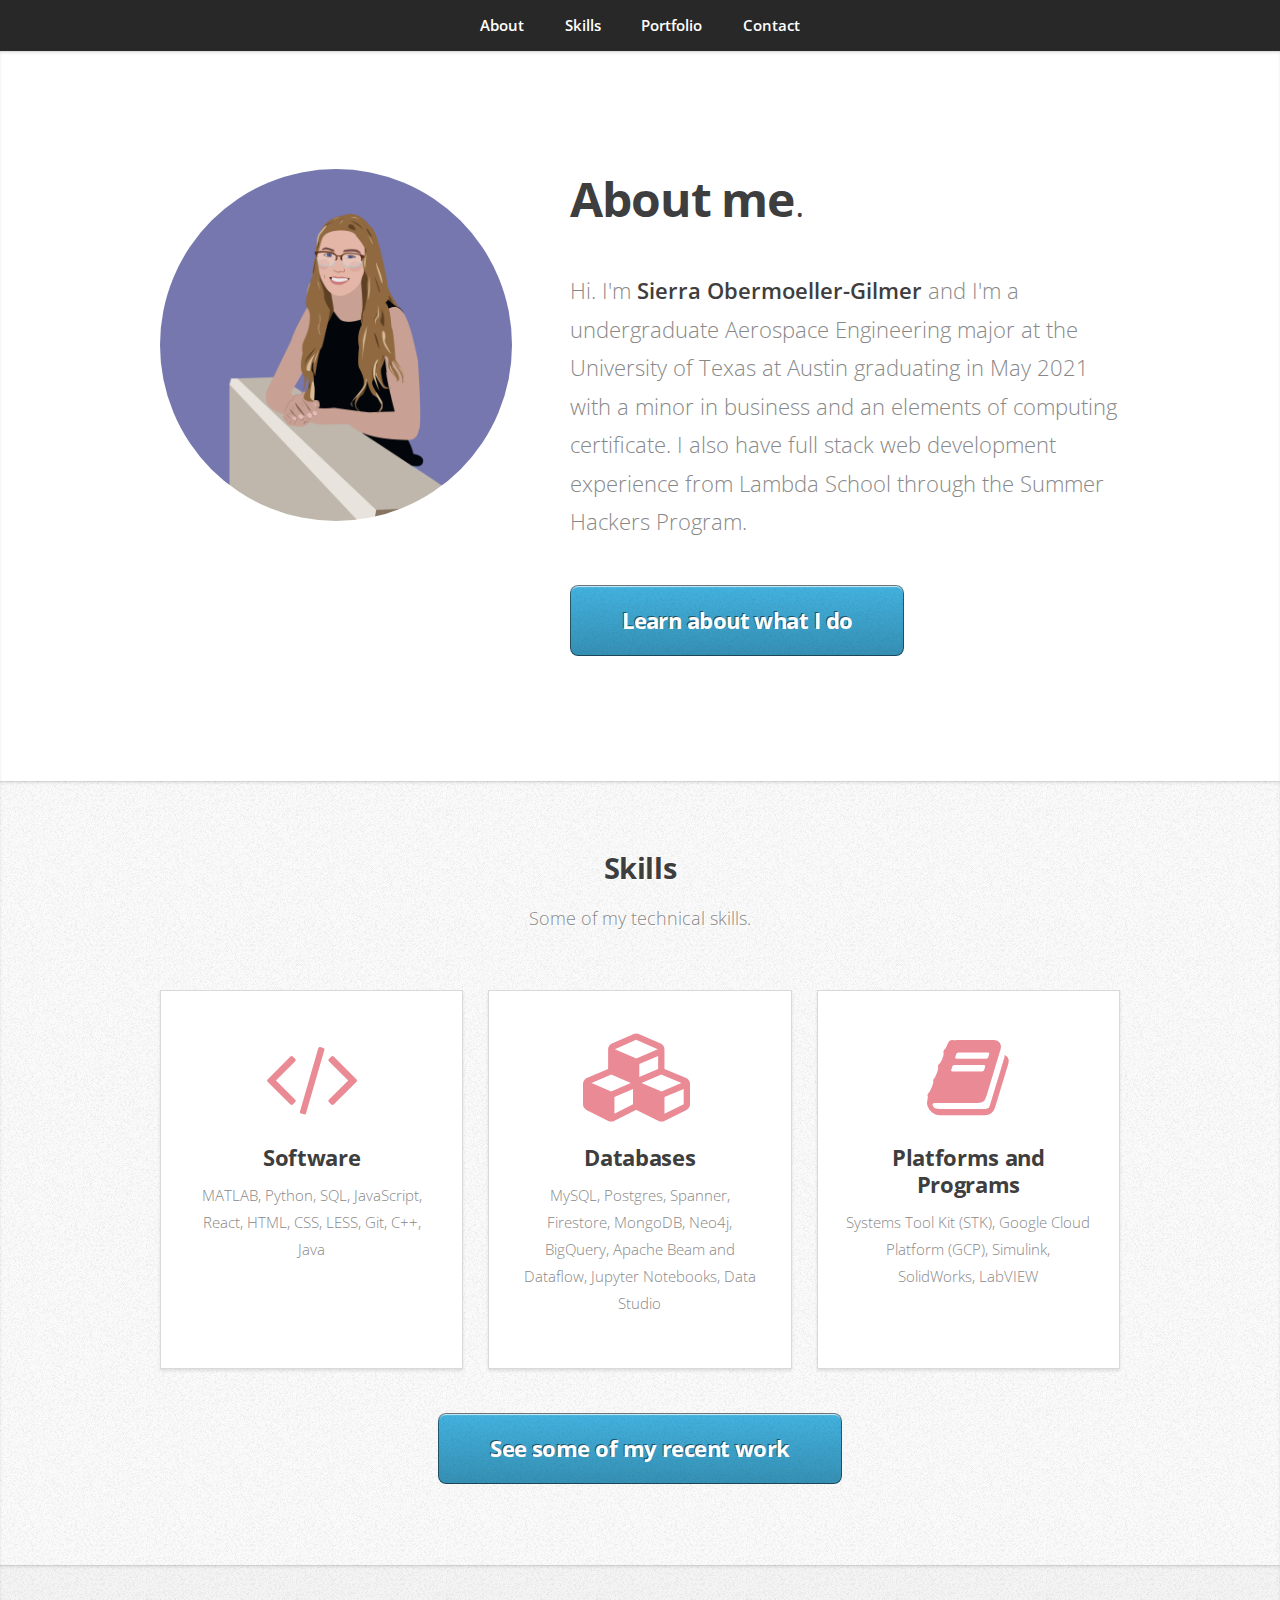
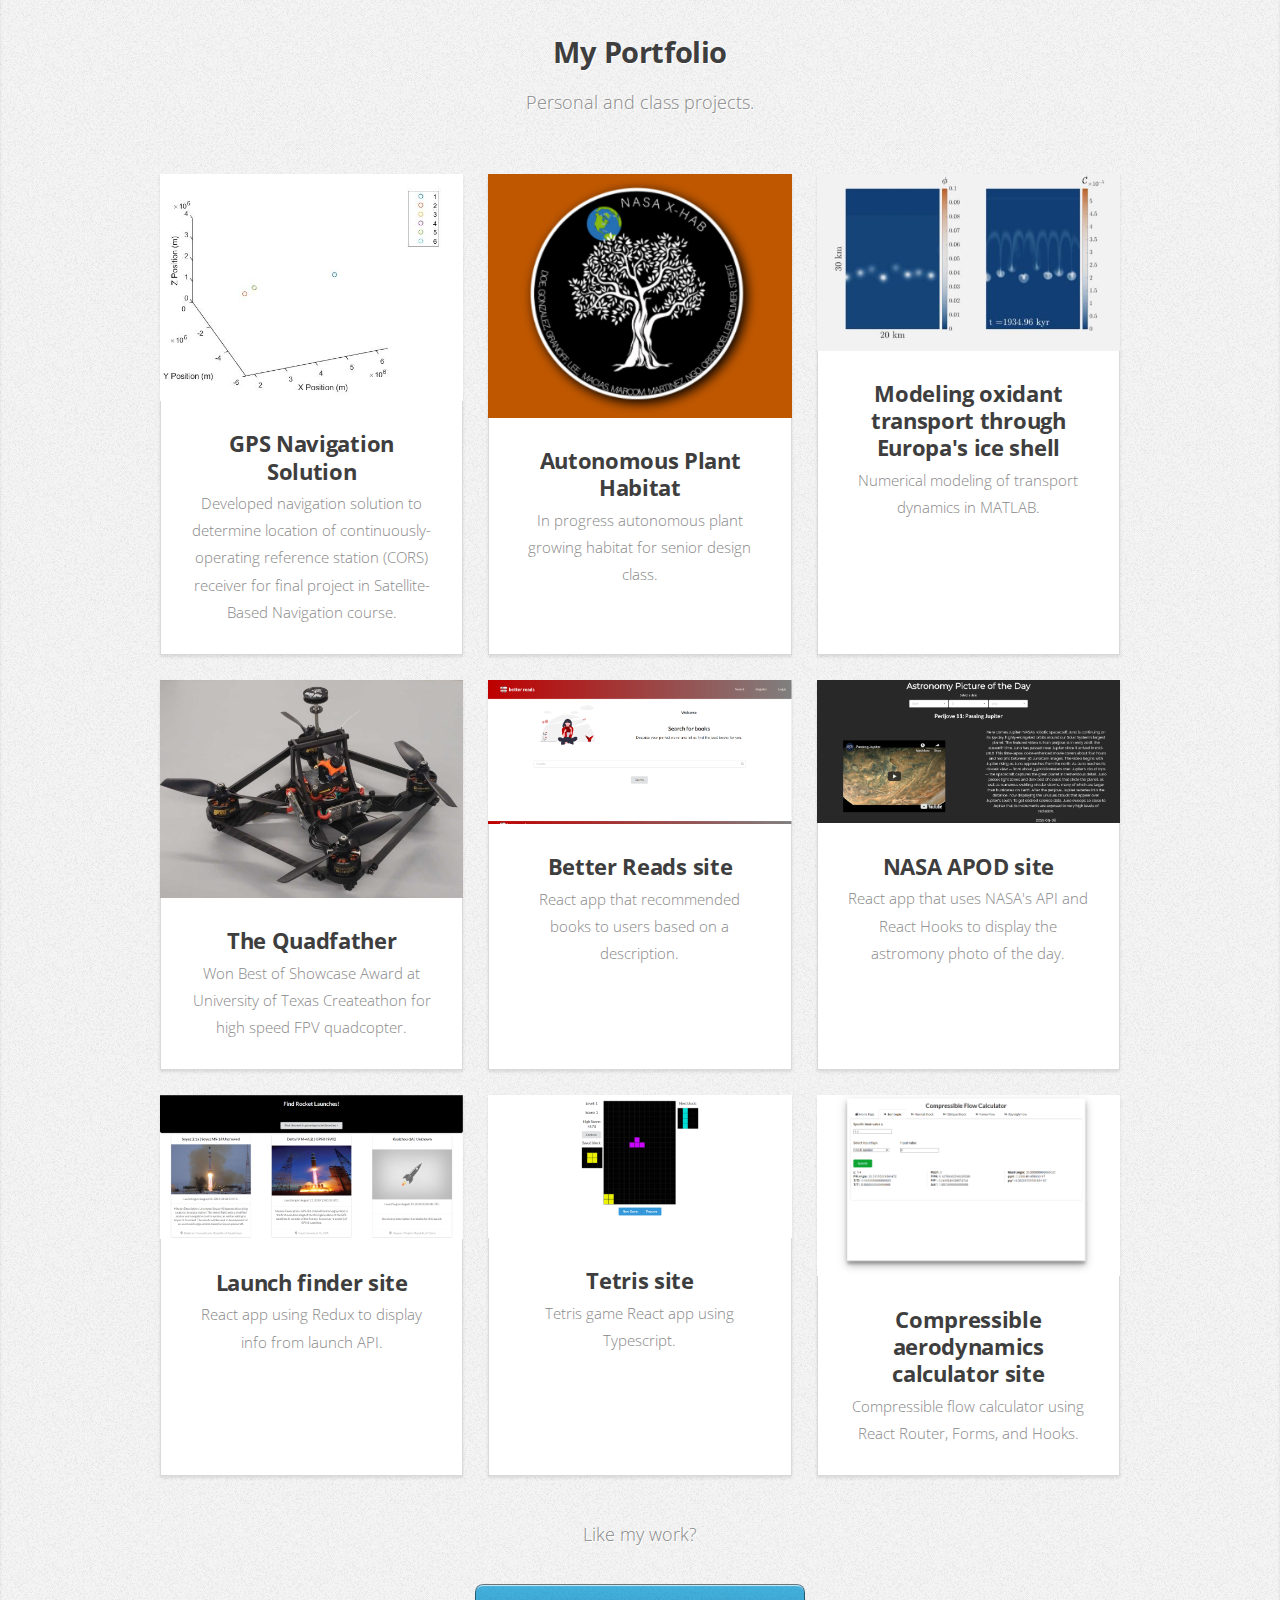
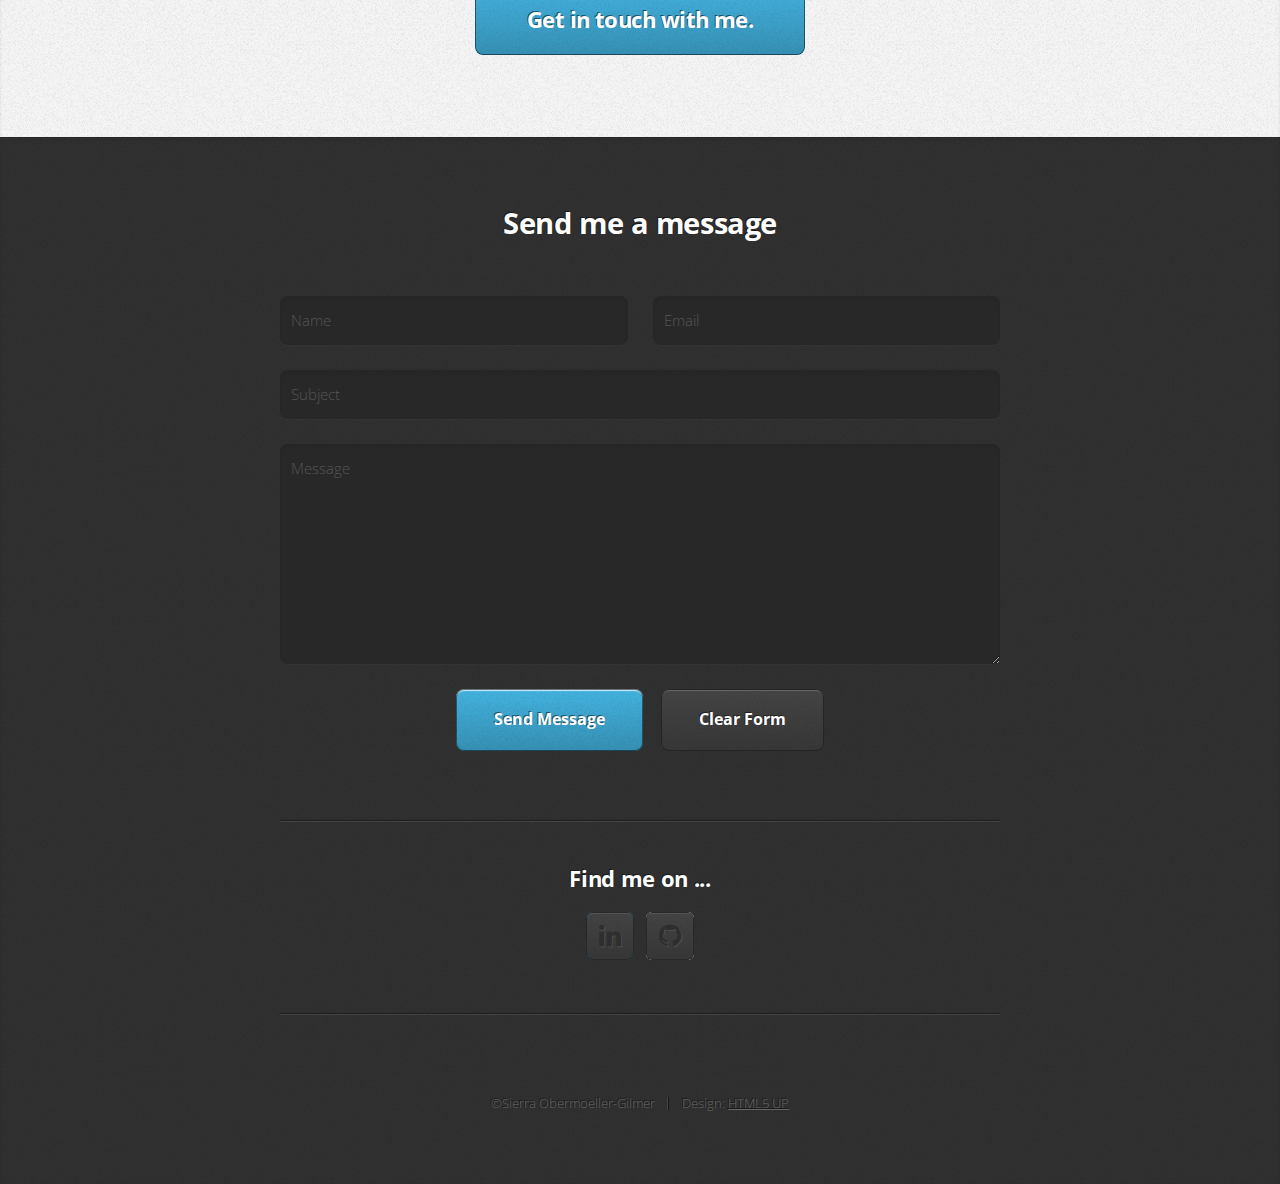
<file: index.html>
<!DOCTYPE HTML>
<!--
	Miniport by HTML5 UP
	html5up.net | @ajlkn
	Free for personal and commercial use under the CCA 3.0 license (html5up.net/license)
-->
<html>
	<head>
		<title>Sierra Obermoeller-Gilmer</title>
		<meta charset="utf-8" />
		<meta name="viewport" content="width=device-width, initial-scale=1, user-scalable=no" />
		<link rel="stylesheet" href="assets/css/main.css" />
		<link rel="apple-touch-icon" sizes="180x180" href="/apple-touch-icon.png">
		<link rel="icon" type="image/png" sizes="32x32" href="/favicon-32x32.png">
		<link rel="icon" type="image/png" sizes="16x16" href="/favicon-16x16.png">
		<link rel="manifest" href="/site.webmanifest">
		<link rel="mask-icon" href="/safari-pinned-tab.svg" color="#5bbad5">
		<meta name="msapplication-TileColor" content="#2b5797">
		<meta name="theme-color" content="#ffffff">
	</head>
	<body class="is-preload">

		<!-- Nav -->
			<nav id="nav">
				<ul class="container">
					<li><a href="#top">About </a></li>
					<li><a href="#work">Skills</a></li>
					<li><a href="#portfolio">Portfolio</a></li>
					<li><a href="#contact">Contact</a></li>
				</ul>
			</nav>

		<!-- Home -->
			<article id="top" class="wrapper style1">
				<div class="container">
					<div class="row">
						<div class="col-4 col-5-large col-12-medium">
							<span class="image fit"><img src="images/sierra.png" alt="Picture of myself" /></span>
						</div>
						<div class="col-8 col-7-large col-12-medium">
							<header>
								<h1> <strong>About me</strong>.</h1>
							</header>
							<p>Hi. I'm <strong>Sierra Obermoeller-Gilmer</strong> and I'm a undergraduate Aerospace Engineering major at the University of Texas at Austin 
								graduating in May 2021 with a minor in business and an elements of computing certificate. I also have full stack web development experience 
								from Lambda School through the Summer Hackers Program. </p>
							<a href="#work" class="button large scrolly">Learn about what I do</a>
						</div>
					</div>
				</div>
			</article>

		<!-- Work -->
			<article id="work" class="wrapper style2">
				<div class="container">
					<header>
						<h2>Skills</h2>
						<p>Some of my technical skills.</p>
					</header>
					<div class="row aln-center">
						<div class="col-4 col-6-medium col-12-small">
							<section class="box style1">
								<span class="icon featured fa-code"></span>
								<h3>Software</h3>
								<p>MATLAB, Python, SQL, JavaScript, React, HTML, CSS, LESS, Git, C++, Java</p>
							</section>
						</div>
						<div class="col-4 col-6-medium col-12-small">
							<section class="box style1">
								<span class="icon featured fa-cubes"></span>
								<h3>Databases</h3>
								<p>MySQL, Postgres, Spanner, Firestore, MongoDB, Neo4j, BigQuery, Apache Beam and Dataflow, Jupyter Notebooks, Data Studio</p>
							</section>
						</div>
						<div class="col-4 col-6-medium col-12-small">
							<section class="box style1">
								<span class="icon featured fa-book"></span>
								<h3>Platforms and Programs</h3>
								<p>Systems Tool Kit (STK), Google Cloud Platform (GCP), Simulink, SolidWorks, LabVIEW</p>
							</section>
						</div>
					</div>
					<footer>
						<p></p>
						<a href="#portfolio" class="button large scrolly">See some of my recent work</a>
					</footer>
				</div>
			</article>

		<!-- Portfolio -->
			<article id="portfolio" class="wrapper style3">
				<div class="container">
					<header>
						<h2>My Portfolio</h2>
						<p>Personal and class projects.</p>
					</header>
					<div class="row">
						<div class="col-4 col-6-medium col-12-small">
							<article class="box style2">
								<a href="project3.html" class="image featured"><img src="images/3d.jpg" alt="solution iterations" /></a>
								<h3><a href="project3.html">GPS Navigation Solution</a></h3>
								<p>Developed navigation solution to determine location of continuously-operating reference station (CORS) receiver for final project in Satellite-Based Navigation course.</p>
							</article>
						</div>
						<div class="col-4 col-6-medium col-12-small">
							<article class="box style2">
								<a href="project4.html" class="image featured"><img src="images/xhab.PNG" alt="" /></a>
								<h3><a href="project4.html">Autonomous Plant Habitat</a></h3>
								<p>In progress autonomous plant growing habitat for senior design class.</p>
							</article>
						</div>
						<div class="col-4 col-6-medium col-12-small">
							<article class="box style2">
								<a href="project1.html" class="image featured"><img src="images/oxidant.JPG" alt="2D porosity waves" /></a>
								<h3><a href="project1.html">Modeling oxidant transport through Europa's ice shell</a></h3>
								<p>Numerical modeling of transport dynamics in MATLAB.</p>
							</article>
						</div>
						<div class="col-4 col-6-medium col-12-small">
							<article class="box style2">
								<a href="project2.html" class="image featured"><img src="images/Quadfather.jpg" alt="FPV drone" /></a>
								<h3><a href="project2.html">The Quadfather</a></h3>
								<p>Won Best of Showcase Award at University of Texas Createathon for high speed FPV quadcopter.</p>
							</article>
						</div>
						<div class="col-4 col-6-medium col-12-small">
							<article class="box style2">
								<a href="project5.html" class="image featured"><img src="images/better reads/home screen.PNG" alt="" /></a>
								<h3><a href="project5.html">Better Reads site</a></h3>
								<p>React app that recommended books to users based on a description.</p>
							</article>
						</div>
						<div class="col-4 col-6-medium col-12-small">
							<article class="box style2">
								<a href="https://nasa-photo-of-the-day.sierrao.now.sh/" class="image featured" target="_blank"><img src="images/nasaPrev.PNG" alt="preview of site" /></a>
								<h3><a href="https://nasa-photo-of-the-day.sierrao.now.sh/" target="_blank">NASA APOD site</a></h3>
								<p>React app that uses NASA's API and React Hooks to display the astromony photo of the day.</p>
							</article>
						</div>
						<div class="col-4 col-6-medium col-12-small">
							<article class="box style2">
								<a href="https://react-redux-app.sierrao.now.sh/" class="image featured" target="_blank"><img src="images/launchPreview.PNG" alt="preview of site" /></a>
								<h3><a href="https://react-redux-app.sierrao.now.sh/" target="_blank">Launch finder site</a></h3>
								<p>React app using Redux to display info from launch API.</p>
							</article>
						</div>
						<div class="col-4 col-6-medium col-12-small">
							<article class="box style2">
								<a href="https://react-tetris-ts.sierrao.now.sh/" class="image featured" target="_blank"><img src="images/tetrisPrev.PNG" alt="preview of site" /></a>
								<h3><a href="https://react-tetris-ts.sierrao.now.sh/" target="_blank">Tetris site</a></h3>
								<p>Tetris game React app using Typescript.</p>
							</article>
						</div>
						<div class="col-4 col-6-medium col-12-small">
							<article class="box style2">
								<a href="https://compflowwebapp.vercel.app/" class="image featured" target="_blank"><img src="images/compPrev.PNG" alt="preview of site" /></a>
								<h3><a href="https://compflowwebapp.vercel.app/" target="_blank">Compressible aerodynamics calculator site</a></h3>
								<p>Compressible flow calculator using React Router, Forms, and Hooks.</p>
							</article>
						</div>
					</div>
					<footer>
						<p>Like my work?</p>
						<a href="#contact" class="button large scrolly">Get in touch with me.</a>
					</footer>
				</div>
			</article>

		<!-- Contact -->
			<article id="contact" class="wrapper style4">
				<div class="container medium">
					<header>
						<h2>Send me a message</h2>
					</header>
					<div class="row">
						<div class="col-12">
							<form method="post" action="https://formspree.io/sierrao@utexas.edu">
								<div class="row">
									<div class="col-6 col-12-small">
										<input type="text" name="name" id="name" placeholder="Name" />
									</div>
									<div class="col-6 col-12-small">
										<input type="text" name="email" id="email" placeholder="Email" />
									</div>
									<div class="col-12">
										<input type="text" name="subject" id="subject" placeholder="Subject" />
									</div>
									<div class="col-12">
										<textarea name="message" id="message" placeholder="Message"></textarea>
									</div>
									<div class="col-12">
										<ul class="actions">
											<li><input type="submit" value="Send Message" /></li>
											<li><input type="reset" value="Clear Form" class="alt" /></li>
										</ul>
									</div>
								</div>
							</form>
						</div>
						<div class="col-12">
							<hr />
							<h3>Find me on ...</h3>
							<ul class="social">
								<!-- <li><a href="#" class="icon fa-twitter"><span class="label">Twitter</span></a></li>
								<li><a href="#" class="icon fa-facebook"><span class="label">Facebook</span></a></li>
								<li><a href="#" class="icon fa-dribbble"><span class="label">Dribbble</span></a></li> -->
								<li><a href="https://www.linkedin.com/in/sierraog/" class="icon fa-linkedin"><span href="https://www.linkedin.com/in/sierraog/" class="label">LinkedIn</span></a></li>
								<!-- <li><a href="#" class="icon fa-tumblr"><span class="label">Tumblr</span></a></li>
								<li><a href="#" class="icon fa-google-plus"><span class="label">Google+</span></a></li> -->
								<li><a href="https://github.com/SierraOG" class="icon fa-github"><span href="https://github.com/SierraOG" class="label">Github</span></a></li>
								<!--
								<li><a href="#" class="icon fa-rss"><span>RSS</span></a></li>
								<li><a href="#" class="icon fa-instagram"><span>Instagram</span></a></li>
								<li><a href="#" class="icon fa-foursquare"><span>Foursquare</span></a></li>
								<li><a href="#" class="icon fa-skype"><span>Skype</span></a></li>
								<li><a href="#" class="icon fa-soundcloud"><span>Soundcloud</span></a></li>
								<li><a href="#" class="icon fa-youtube"><span>YouTube</span></a></li>
								<li><a href="#" class="icon fa-blogger"><span>Blogger</span></a></li>
								<li><a href="#" class="icon fa-flickr"><span>Flickr</span></a></li>
								<li><a href="#" class="icon fa-vimeo"><span>Vimeo</span></a></li>
								-->
							</ul>
							<hr />
						</div>
					</div>
					<footer>
						<ul id="copyright">
							<li>&copy;Sierra Obermoeller-Gilmer</li><li>Design: <a href="http://html5up.net">HTML5 UP</a></li>
						</ul>
					</footer>
				</div>
			</article>

		<!-- Scripts -->
			<script src="assets/js/jquery.min.js"></script>
			<script src="assets/js/jquery.scrolly.min.js"></script>
			<script src="assets/js/browser.min.js"></script>
			<script src="assets/js/breakpoints.min.js"></script>
			<script src="assets/js/util.js"></script>
			<script src="assets/js/main.js"></script>

	</body>
</html>
</file>
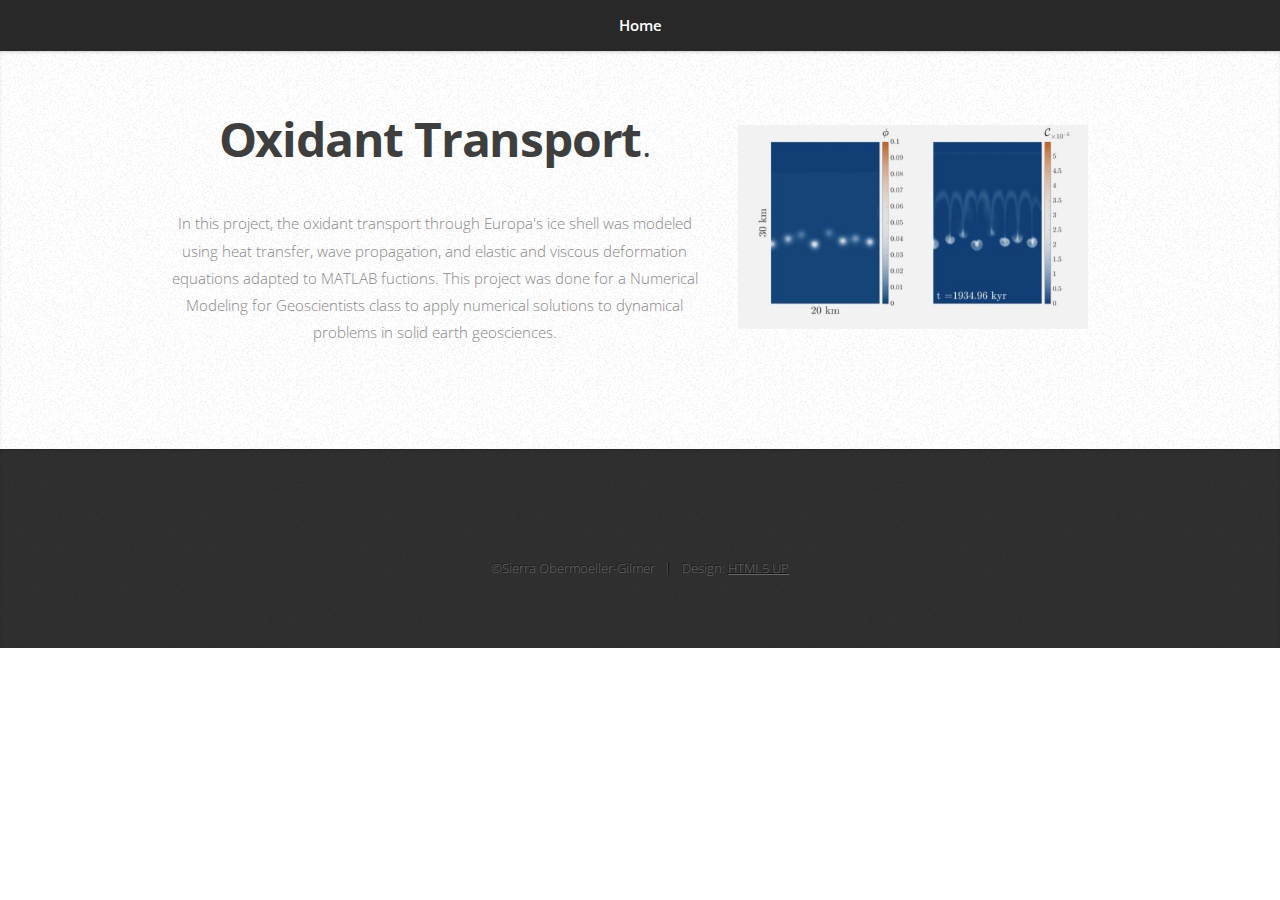
<file: project1.html>
<!DOCTYPE HTML>
<!--
	Miniport by HTML5 UP
	html5up.net | @ajlkn
	Free for personal and commercial use under the CCA 3.0 license (html5up.net/license)
-->
<html>
	<head>
		<title>Sierra Obermoeller-Gilmer</title>
		<meta charset="utf-8" />
		<meta name="viewport" content="width=device-width, initial-scale=1, user-scalable=no" />
		<link rel="stylesheet" href="assets/css/main.css" />
		<link rel="icon" type="image/png" sizes="32x32" href="/favicon-32x32.png">
		<link rel="icon" type="image/png" sizes="16x16" href="/favicon-16x16.png">
		<link rel="manifest" href="/site.webmanifest">
		<link rel="mask-icon" href="/safari-pinned-tab.svg" color="#5bbad5">
		<meta name="msapplication-TileColor" content="#2b5797">
		<meta name="theme-color" content="#ffffff">
	</head>
	<body class="is-preload">

		<!-- Nav -->
			<nav id="nav">
				<ul class="container">
					<li><a href="/">Home </a></li>
				</ul>
			</nav>

        <!-- Home -->
        
			<article id="info" class="wrapper">
				<div class="container">
					<div class="row">
						<div class="col-8 col-7-large col-12-medium">
							<header>
								<h1> <strong>Oxidant Transport</strong>.</h1>
							</header>
							<p>In this project, the oxidant transport through Europa's ice shell was modeled using heat transfer, wave propagation, and 
								elastic and viscous deformation equations adapted to MATLAB fuctions. This project was done for a Numerical Modeling for 
								Geoscientists class to apply numerical solutions to dynamical problems in solid earth geosciences.</p>
                        </div>
                        <div class="col-4 col-5-large col-12-medium">
                                <a class="image right"><img src="images/oxidant.JPG" alt="Picture of oxidant transport model" /></a>
                        </div>
                    </div>
                </div>
            </article>
            
		<!-- Contact -->
			<article id="contact" class="wrapper style4">
				<div class="container medium">
					<footer>
						<ul id="copyright">
							<li>&copy;Sierra Obermoeller-Gilmer</li><li>Design: <a href="http://html5up.net">HTML5 UP</a></li>
						</ul>
					</footer>
				</div>
			</article>

		<!-- Scripts -->
			<script src="assets/js/jquery.min.js"></script>
			<script src="assets/js/jquery.scrolly.min.js"></script>
			<script src="assets/js/browser.min.js"></script>
			<script src="assets/js/breakpoints.min.js"></script>
			<script src="assets/js/util.js"></script>
			<script src="assets/js/main.js"></script>
	</body>
</html>
</file>
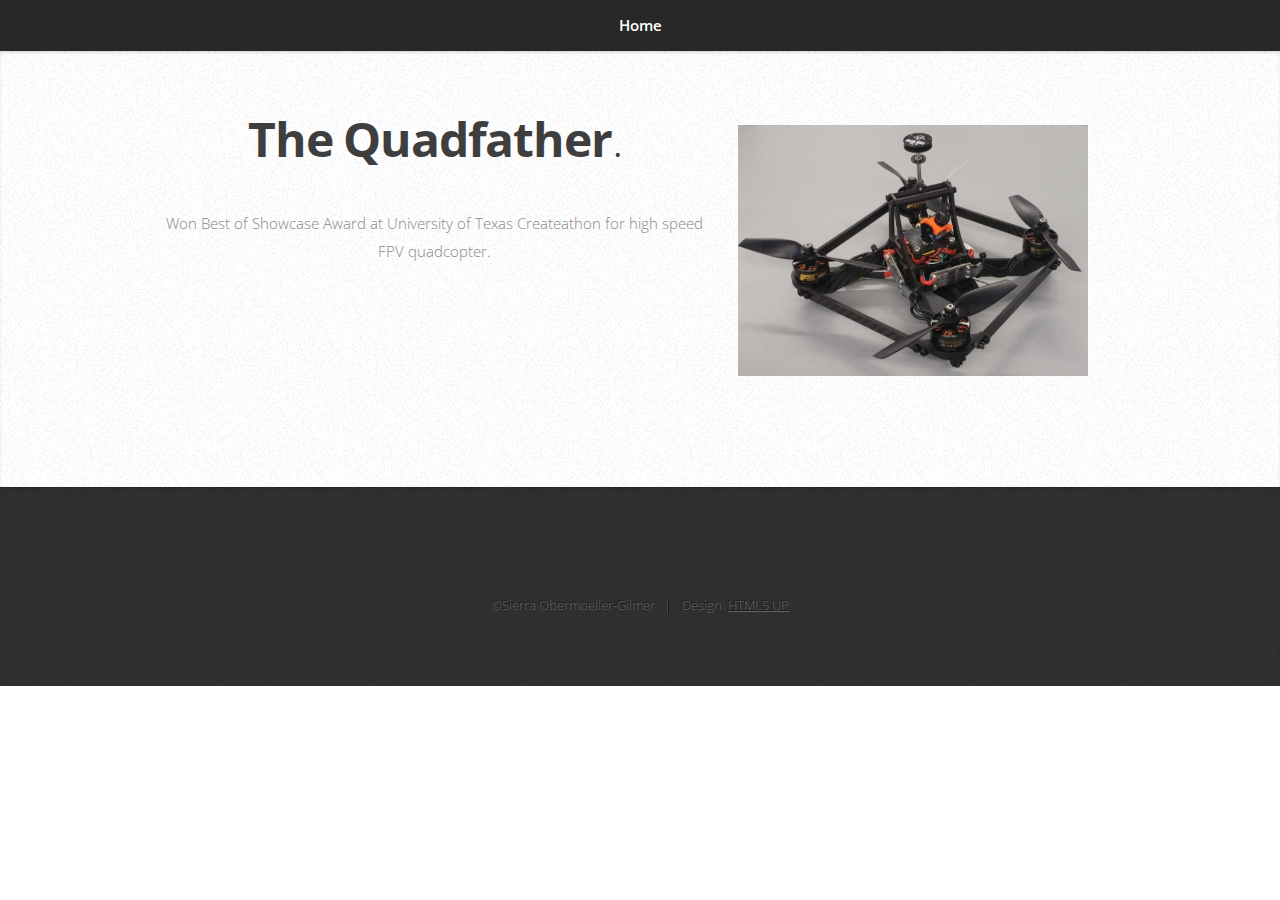
<file: project2.html>
<!DOCTYPE HTML>
<!--
	Miniport by HTML5 UP
	html5up.net | @ajlkn
	Free for personal and commercial use under the CCA 3.0 license (html5up.net/license)
-->
<html>
	<head>
		<title>Sierra Obermoeller-Gilmer</title>
		<meta charset="utf-8" />
		<meta name="viewport" content="width=device-width, initial-scale=1, user-scalable=no" />
		<link rel="stylesheet" href="assets/css/main.css" />
		<link rel="icon" type="image/png" sizes="32x32" href="/favicon-32x32.png">
		<link rel="icon" type="image/png" sizes="16x16" href="/favicon-16x16.png">
		<link rel="manifest" href="/site.webmanifest">
		<link rel="mask-icon" href="/safari-pinned-tab.svg" color="#5bbad5">
		<meta name="msapplication-TileColor" content="#2b5797">
		<meta name="theme-color" content="#ffffff">
	</head>
	<body class="is-preload">

		<!-- Nav -->
			<nav id="nav">
				<ul class="container">
					<li><a href="/">Home </a></li>
				</ul>
			</nav>

        <!-- Home -->
        
			<article id="info" class="wrapper">
				<div class="container">
					<div class="row">
						<div class="col-8 col-7-large col-12-medium">
							<header>
								<h1> <strong>The Quadfather</strong>.</h1>
							</header>
							<p>Won Best of Showcase Award at University of Texas Createathon for high speed FPV quadcopter.</p>
                        </div>
                        <div class="col-4 col-5-large col-12-medium">
                                <a class="image right"><img src="images/Quadfather.jpg" alt="Picture of drone" /></a>
                        </div>
                    </div>
                </div>
            </article>
            
		<!-- Contact -->
			<article id="contact" class="wrapper style4">
				<div class="container medium">
					<footer>
						<ul id="copyright">
							<li>&copy;Sierra Obermoeller-Gilmer</li><li>Design: <a href="http://html5up.net">HTML5 UP</a></li>
						</ul>
					</footer>
				</div>
			</article>

		<!-- Scripts -->
			<script src="assets/js/jquery.min.js"></script>
			<script src="assets/js/jquery.scrolly.min.js"></script>
			<script src="assets/js/browser.min.js"></script>
			<script src="assets/js/breakpoints.min.js"></script>
			<script src="assets/js/util.js"></script>
			<script src="assets/js/main.js"></script>
	</body>
</html>
</file>
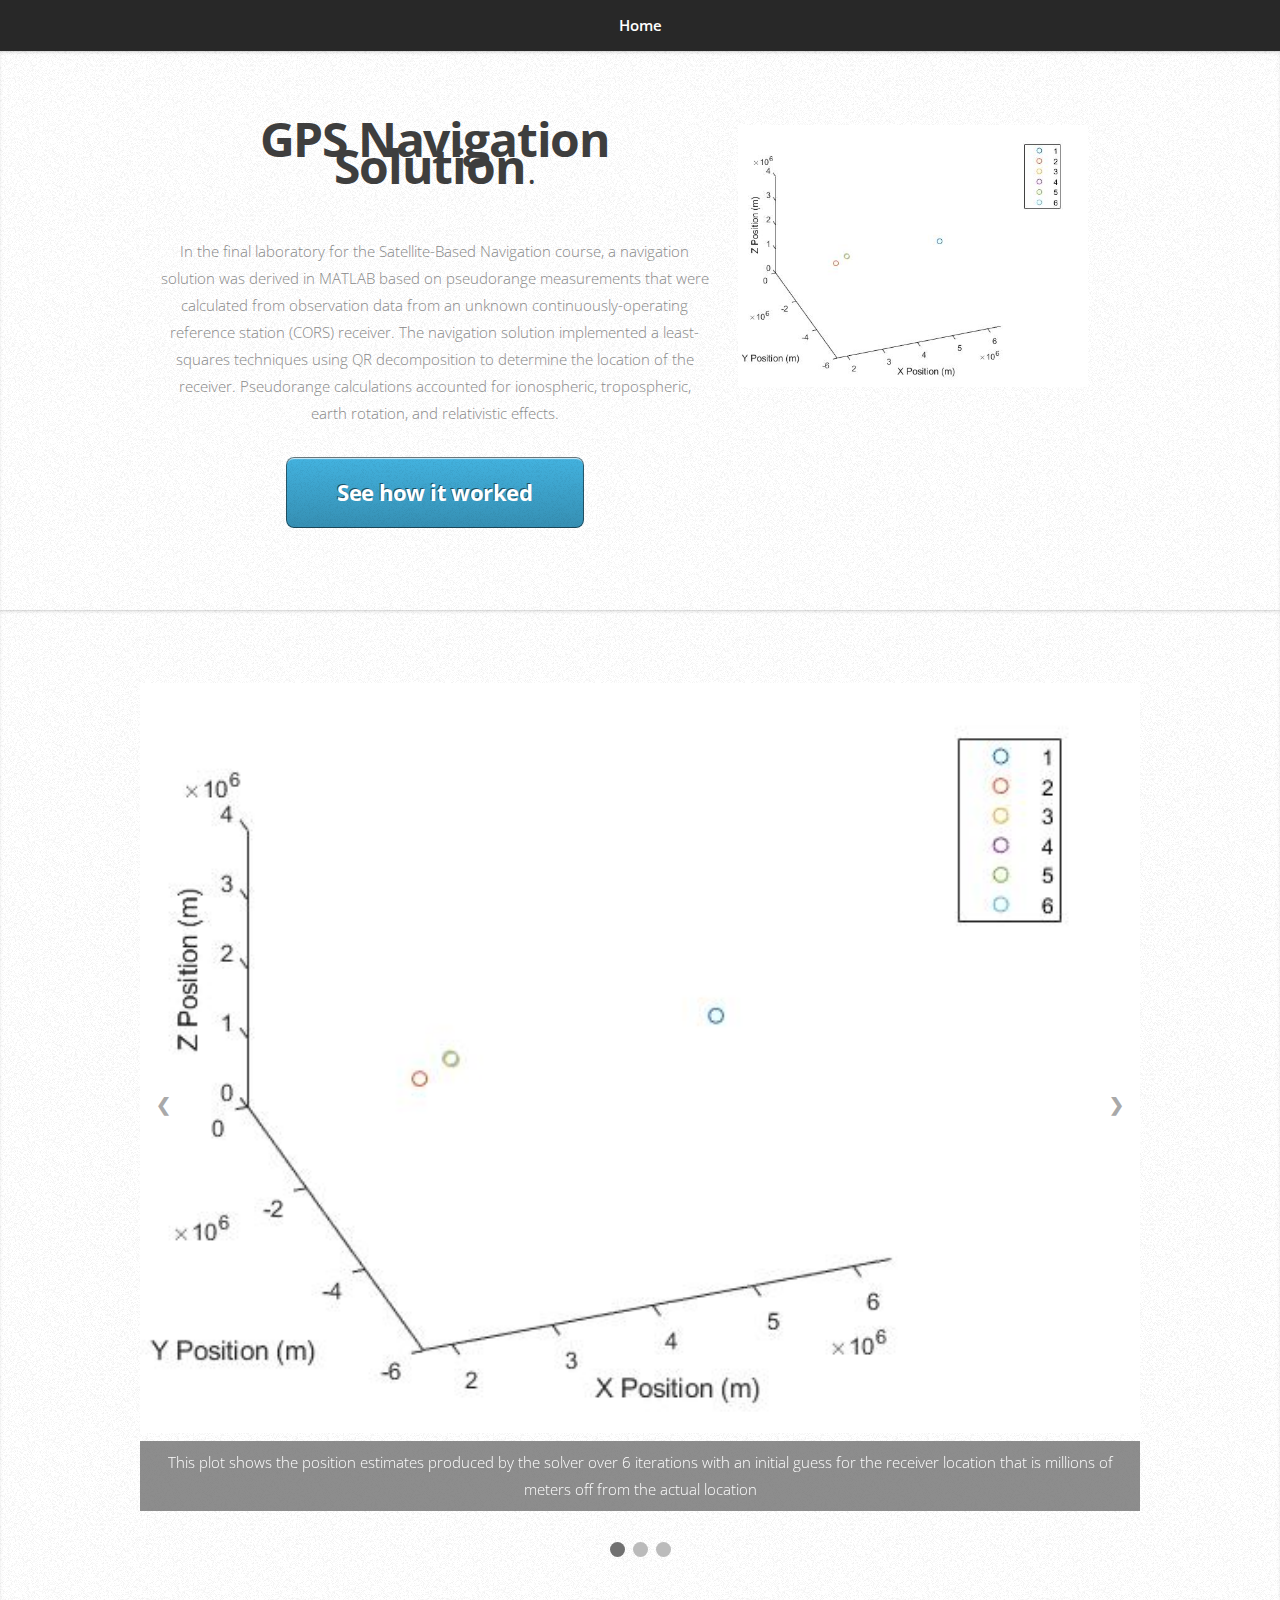
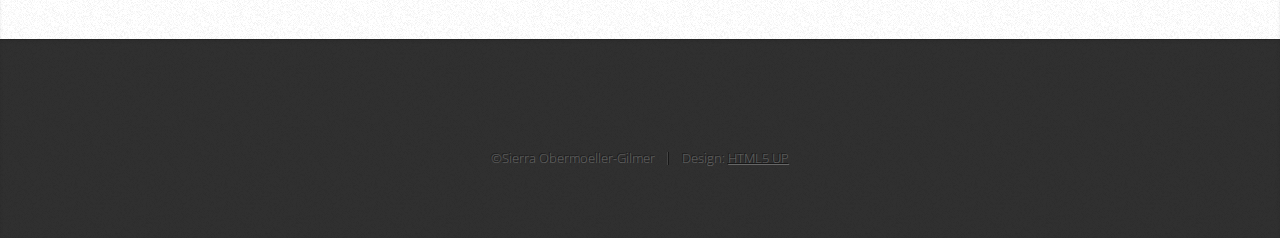
<file: project3.html>
<!DOCTYPE HTML>
<!--
	Miniport by HTML5 UP
	html5up.net | @ajlkn
	Free for personal and commercial use under the CCA 3.0 license (html5up.net/license)
-->
<html>
	<head>
		<title>Sierra Obermoeller-Gilmer</title>
		<meta charset="utf-8" />
		<meta name="viewport" content="width=device-width, initial-scale=1, user-scalable=no" />
		<link rel="stylesheet" href="assets/css/main.css" />
		<link rel="stylesheet" href="assets/css/slideshow.css" />
		<link rel="icon" type="image/png" sizes="32x32" href="/favicon-32x32.png">
		<link rel="icon" type="image/png" sizes="16x16" href="/favicon-16x16.png">
		<link rel="manifest" href="/site.webmanifest">
		<link rel="mask-icon" href="/safari-pinned-tab.svg" color="#5bbad5">
		<meta name="msapplication-TileColor" content="#2b5797">
		<meta name="theme-color" content="#ffffff">
	</head>
	<body class="is-preload">

		<!-- Nav -->
			<nav id="nav">
				<ul class="container">
					<li><a href="/">Home </a></li>
				</ul>
			</nav>

        <!-- Home -->
        
			<article id="info" class="wrapper">
				<div class="container">
					<div class="row">
						<div class="col-8 col-7-large col-12-medium">
							<header>
								<h1> <strong>GPS Navigation Solution</strong>.</h1>
							</header>
							<p>In the final laboratory for the Satellite-Based Navigation course, a navigation solution was derived in MATLAB based on pseudorange measurements that
								were calculated from observation data from an unknown continuously-operating reference station
								(CORS) receiver. The navigation solution implemented a least-squares techniques using QR decomposition to determine the location of the receiver. Pseudorange calculations accounted for ionospheric, tropospheric, earth rotation, and
								relativistic effects.
								</p>
							<a href="#work" class="button large scrolly">See how it worked</a>
                        </div>
                        <div class="col-4 col-5-large col-12-medium">
                                <a class="image right"><img src="images/3d.jpg" alt="iterations of solution" /></a>
                        </div>
                    </div>
                </div>
            </article>
			
			<!-- Slideshow container -->
			<article id="work" class="wrapper">

			<div class="slideshow-container">

				<!-- Full-width images with number and caption text -->
				<div class="mySlides fade">
				<img src="images/3d.jpg" style="width:100%">
				<div class="text">This plot shows the position estimates produced by the solver over 6 iterations with an initial guess for the receiver location that is millions of meters
					off from the actual location</div>
				</div>

				<div class="mySlides fade">
				<img src="images/iterationsnums.PNG" style="width:100%">
				<div class="text">This chart shows the X, Y, and Z ECEF position estimates produced by the solver for the first 6 iterations mentioned in the previous slide. It can be shown from this that the navigation solution converges quickly on the actual location and has a large attractor region which gives leniancy to the initial position estimate provided.</div>
				</div>
			
				<div class="mySlides fade">
				<img src="images/allcorr.jpg" style="width:100%">
				<div class="text">Pseudorange calculations in this project accounted for ionospheric, tropospheric, earth
					rotation, and relativistic effects. This figure shows the average error of each effect for a 100 second period. From this figure
					it is clear that out of these four effects, the largest source of error, if not accounted for, would
					have been the tropospheric effects followed by the Earth rotation, relativistic effects, and finally
					the ionospheric effects.</div>
				</div>
			
				<!-- Next and previous buttons -->
				<a class="prev" onclick="plusSlides(-1)">&#10094;</a>
				<a class="next" onclick="plusSlides(1)">&#10095;</a>
			</div>
			<br>
			
			<!-- The dots/circles -->
			<div style="text-align:center">
				<span class="dot" onclick="currentSlide(1)"></span> 
				<span class="dot" onclick="currentSlide(2)"></span> 
				<span class="dot" onclick="currentSlide(3)"></span> 
			</div>
			</article>

		<!-- Contact -->
			<article id="contact" class="wrapper style4">
				<div class="container medium">
					<footer>
						<ul id="copyright">
							<li>&copy;Sierra Obermoeller-Gilmer</li><li>Design: <a href="http://html5up.net">HTML5 UP</a></li>
						</ul>
					</footer>
				</div>
			</article>

		<!-- Scripts -->
			<script src="assets/js/jquery.min.js"></script>
			<script src="assets/js/jquery.scrolly.min.js"></script>
			<script src="assets/js/browser.min.js"></script>
			<script src="assets/js/breakpoints.min.js"></script>
			<script src="assets/js/util.js"></script>
			<script src="assets/js/main.js"></script>
			<script src="assets/js/slideshow.js"></script>
	</body>
</html>
</file>
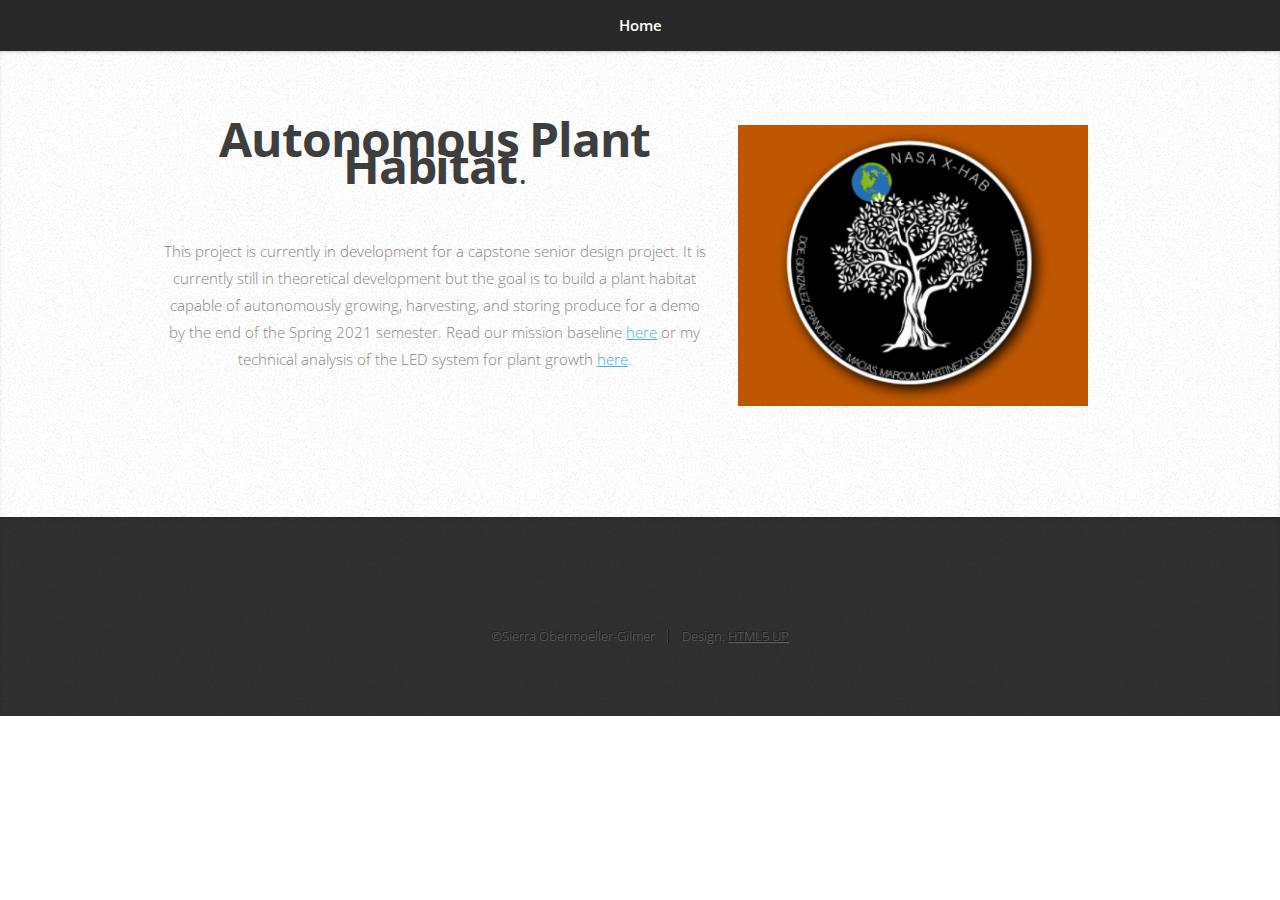
<file: project4.html>
<!DOCTYPE HTML>
<!--
	Miniport by HTML5 UP
	html5up.net | @ajlkn
	Free for personal and commercial use under the CCA 3.0 license (html5up.net/license)
-->
<html>
	<head>
		<title>Sierra Obermoeller-Gilmer</title>
		<meta charset="utf-8" />
		<meta name="viewport" content="width=device-width, initial-scale=1, user-scalable=no" />
		<link rel="stylesheet" href="assets/css/main.css" />
		<link rel="icon" type="image/png" sizes="32x32" href="/favicon-32x32.png">
		<link rel="icon" type="image/png" sizes="16x16" href="/favicon-16x16.png">
		<link rel="manifest" href="/site.webmanifest">
		<link rel="mask-icon" href="/safari-pinned-tab.svg" color="#5bbad5">
		<meta name="msapplication-TileColor" content="#2b5797">
		<meta name="theme-color" content="#ffffff">
	</head>
	<body class="is-preload">

		<!-- Nav -->
			<nav id="nav">
				<ul class="container">
					<li><a href="/">Home </a></li>
				</ul>
			</nav>

        <!-- Home -->
        
			<article id="info" class="wrapper">
				<div class="container">
					<div class="row">
						<div class="col-8 col-7-large col-12-medium">
							<header>
								<h1> <strong>Autonomous Plant Habitat</strong>.</h1>
							</header>
							<p>This project is currently in development for a capstone senior design project. It is currently still in theoretical development but the goal is to build a 
								plant habitat capable of autonomously growing, harvesting, and storing produce for a demo by the end of the Spring 2021 semester. Read our mission baseline <a href="files/xHab Mission Baseline.pdf">here</a>
								or my technical analysis of the LED system for plant growth <a href="files/LED_Analysis.pdf">here</a>. </p>
                        </div>
                        <div class="col-4 col-5-large col-12-medium">
                                <a class="image right"><img src="images/xhab.PNG" alt="Mission patch" /></a>
                        </div>
                    </div>
                </div>
            </article>
            
		<!-- Contact -->
			<article id="contact" class="wrapper style4">
				<div class="container medium">
					<footer>
						<ul id="copyright">
							<li>&copy;Sierra Obermoeller-Gilmer</li><li>Design: <a href="http://html5up.net">HTML5 UP</a></li>
						</ul>
					</footer>
				</div>
			</article>

		<!-- Scripts -->
			<script src="assets/js/jquery.min.js"></script>
			<script src="assets/js/jquery.scrolly.min.js"></script>
			<script src="assets/js/browser.min.js"></script>
			<script src="assets/js/breakpoints.min.js"></script>
			<script src="assets/js/util.js"></script>
			<script src="assets/js/main.js"></script>
	</body>
</html>
</file>
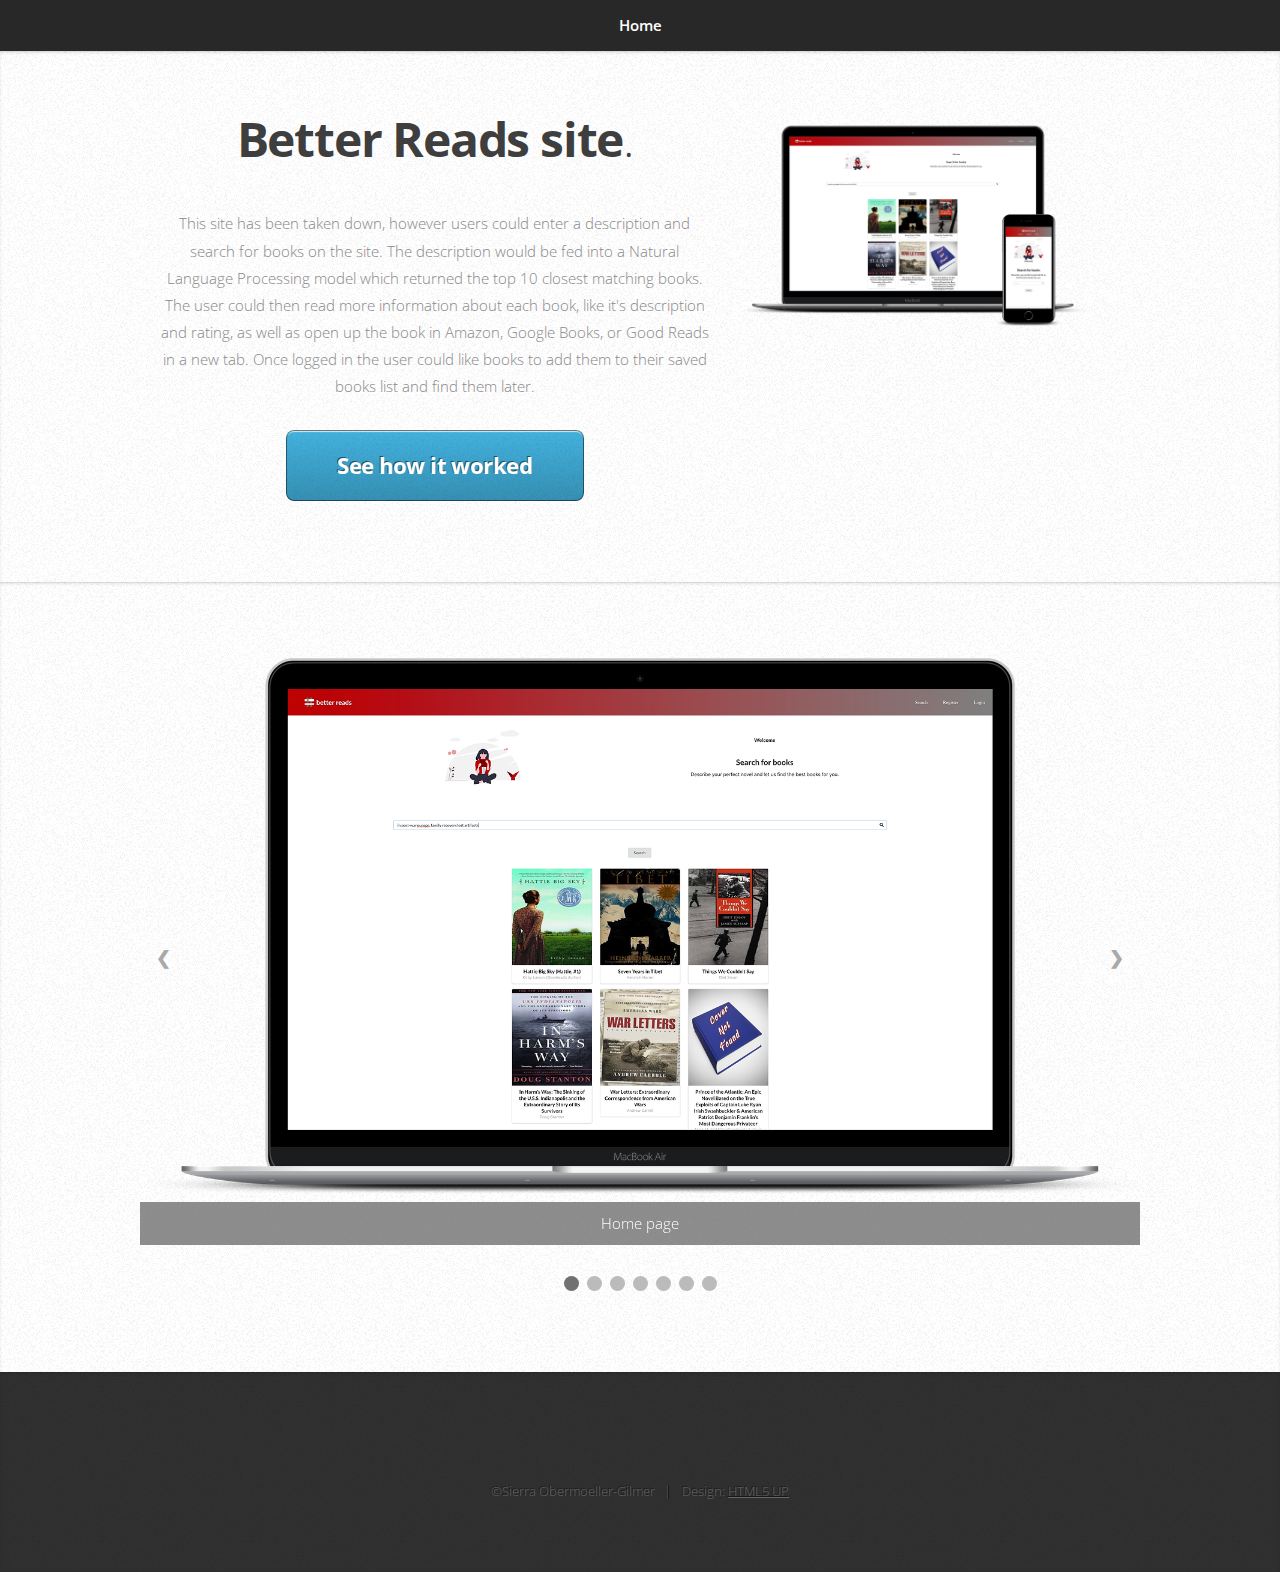
<file: project5.html>
<!DOCTYPE HTML>
<!--
	Miniport by HTML5 UP
	html5up.net | @ajlkn
	Free for personal and commercial use under the CCA 3.0 license (html5up.net/license)
-->
<html>
	<head>
		<title>Sierra Obermoeller-Gilmer</title>
		<meta charset="utf-8" />
		<meta name="viewport" content="width=device-width, initial-scale=1, user-scalable=no" />
		<link rel="stylesheet" href="assets/css/main.css" />
		<link rel="stylesheet" href="assets/css/slideshow.css" />
		<link rel="icon" type="image/png" sizes="32x32" href="/favicon-32x32.png">
		<link rel="icon" type="image/png" sizes="16x16" href="/favicon-16x16.png">
		<link rel="manifest" href="/site.webmanifest">
		<link rel="mask-icon" href="/safari-pinned-tab.svg" color="#5bbad5">
		<meta name="msapplication-TileColor" content="#2b5797">
		<meta name="theme-color" content="#ffffff">
	</head>
	<body class="is-preload">

		<!-- Nav -->
			<nav id="nav">
				<ul class="container">
					<li><a href="/">Home </a></li>
				</ul>
			</nav>

        <!-- Home -->
        
			<article id="info" class="wrapper">
				<div class="container">
					<div class="row">
						<div class="col-8 col-7-large col-12-medium">
							<header>
								<h1> <strong>Better Reads site</strong>.</h1>
							</header>
							<p>This site has been taken down, however users could enter a description and search for books on the site. The description would be fed into a Natural Language Processing model which returned the top 10 closest matching books. The user could then read more information about each book, like it's description and rating, as well as open up the book in Amazon, Google Books, or Good Reads in a new tab. Once logged in the user could like books to add them to their saved books list and find them later.</p>
							<a href="#work" class="button large scrolly">See how it worked</a>
                        </div>
                        <div class="col-4 col-5-large col-12-medium">
                                <a class="image right"><img src="images/better reads/smartmockups_jyumwcp3.png" alt="Preview of Better Reads site" /></a>
                        </div>
                    </div>
                </div>
            </article>
			
			<!-- Slideshow container -->
			<article id="work" class="wrapper">

			<div class="slideshow-container">

				<!-- Full-width images with number and caption text -->
				<div class="mySlides fade">
				<img src="images/better reads/smartmockups_jyumudu4.png" style="width:100%">
				<div class="text">Home page</div>
				</div>

				<div class="mySlides fade">
				<img src="images/better reads/search results.PNG" style="width:100%">
				<div class="text">Example search results</div>
				</div>
			
				<div class="mySlides fade">
				<img src="images/better reads/modal.PNG" style="width:100%">
				<div class="text">More info modal</div>
				</div>

				<div class="mySlides fade">
				<img src="images/better reads/register screen.PNG" style="width:100%">
				<div class="text">Register page</div>
				</div>

				<div class="mySlides fade">
				<img src="images/better reads/login screen.PNG" style="width:100%">
				<div class="text">Login page</div>
				</div>

				<div class="mySlides fade">
				<img src="images/better reads/more search results.PNG" style="width:100%">
				<div class="text">Like feature</div>
				</div>

				<div class="mySlides fade">
				<img src="images/better reads/saved books.PNG" style="width:100%">
				<div class="text">Saved books page</div>
				</div>
			
				<!-- Next and previous buttons -->
				<a class="prev" onclick="plusSlides(-1)">&#10094;</a>
				<a class="next" onclick="plusSlides(1)">&#10095;</a>
			</div>
			<br>
			
			<!-- The dots/circles -->
			<div style="text-align:center">
				<span class="dot" onclick="currentSlide(1)"></span> 
				<span class="dot" onclick="currentSlide(2)"></span> 
				<span class="dot" onclick="currentSlide(3)"></span> 
				<span class="dot" onclick="currentSlide(4)"></span> 
				<span class="dot" onclick="currentSlide(5)"></span> 
				<span class="dot" onclick="currentSlide(6)"></span>
				<span class="dot" onclick="currentSlide(7)"></span>
			</div>
			</article>

		<!-- Contact -->
			<article id="contact" class="wrapper style4">
				<div class="container medium">
					<footer>
						<ul id="copyright">
							<li>&copy;Sierra Obermoeller-Gilmer</li><li>Design: <a href="http://html5up.net">HTML5 UP</a></li>
						</ul>
					</footer>
				</div>
			</article>

		<!-- Scripts -->
			<script src="assets/js/jquery.min.js"></script>
			<script src="assets/js/jquery.scrolly.min.js"></script>
			<script src="assets/js/browser.min.js"></script>
			<script src="assets/js/breakpoints.min.js"></script>
			<script src="assets/js/util.js"></script>
			<script src="assets/js/main.js"></script>
			<script src="assets/js/slideshow.js"></script>
	</body>
</html>
</file>
<file: assets/css/slideshow.css>
* {box-sizing:border-box}

/* Slideshow container */
.slideshow-container {
  max-width: 1000px;
  position: relative;
  margin: auto;
}

/* Hide the images by default */
.mySlides {
  display: none;
}

/* Next & previous buttons */
.prev, .next {
  cursor: pointer;
  position: absolute;
  top: 50%;
  width: auto;
  margin-top: -22px;
  padding: 16px;
  color: darkgrey;
  font-weight: bold;
  font-size: 18px;
  transition: 0.6s ease;
  border-radius: 0 3px 3px 0;
  user-select: none;
  text-decoration: none;
}

/* Position the "next button" to the right */
.next {
  right: 0;
  border-radius: 3px 0 0 3px;
}

.prev {
    left: 0;
    border-radius: 3px 0 0 3px;
}

/* On hover, add a black background color with a little bit see-through */
.prev:hover, .next:hover {
  background-color: rgba(0,0,0,0.8);
}

/* Caption text */
.text {
    background-color: #717171;
  color: white;
  opacity: .8;
  font-size: 15px;
  padding: 8px 12px;
  /* position: absolute; */
  bottom: 8px;
  width: 100%;
  text-align: center;
}

/* Number text (1/3 etc) */
.numbertext {
  color: #f2f2f2;
  font-size: 12px;
  padding: 8px 12px;
  position: absolute;
  top: 0;
}

/* The dots/bullets/indicators */
.dot {
  cursor: pointer;
  height: 15px;
  width: 15px;
  margin: 0 2px;
  background-color: #bbb;
  border-radius: 50%;
  display: inline-block;
  transition: background-color 0.6s ease;
}

.active, .dot:hover {
  background-color: #717171;
}

/* Fading animation */
.fade {
  -webkit-animation-name: fade;
  -webkit-animation-duration: 1.5s;
  animation-name: fade;
  animation-duration: 1.5s;
}

@-webkit-keyframes fade {
  from {opacity: .4} 
  to {opacity: 1}
}

@keyframes fade {
  from {opacity: .4} 
  to {opacity: 1}
}
</file>
<file: assets/css/main.css>
@import url("https://fonts.googleapis.com/css?family=Open+Sans:300,300italic,600,600italic,700");
@import url("font-awesome.min.css");

/*
	Miniport by HTML5 UP
	html5up.net | @ajlkn
	Free for personal and commercial use under the CCA 3.0 license (html5up.net/license)
*/

html, body, div, span, applet, object,
iframe, h1, h2, h3, h4, h5, h6, p, blockquote,
pre, a, abbr, acronym, address, big, cite,
code, del, dfn, em, img, ins, kbd, q, s, samp,
small, strike, strong, sub, sup, tt, var, b,
u, i, center, dl, dt, dd, ol, ul, li, fieldset,
form, label, legend, table, caption, tbody,
tfoot, thead, tr, th, td, article, aside,
canvas, details, embed, figure, figcaption,
footer, header, hgroup, menu, nav, output, ruby,
section, summary, time, mark, audio, video {
	margin: 0;
	padding: 0;
	border: 0;
	font-size: 100%;
	font: inherit;
	vertical-align: baseline;}

article, aside, details, figcaption, figure,
footer, header, hgroup, menu, nav, section {
	display: block;}

body {
	line-height: 1;
}

ol, ul {
	list-style: none;
}

blockquote, q {
	quotes: none;
}

	blockquote:before, blockquote:after, q:before, q:after {
		content: '';
		content: none;
	}

table {
	border-collapse: collapse;
	border-spacing: 0;
}

body {
	-webkit-text-size-adjust: none;
}

mark {
	background-color: transparent;
	color: inherit;
}

input::-moz-focus-inner {
	border: 0;
	padding: 0;
}

input, select, textarea {
	-moz-appearance: none;
	-webkit-appearance: none;
	-ms-appearance: none;
	appearance: none;
}

/* Basic */

	html {
		box-sizing: border-box;
	}

	*, *:before, *:after {
		box-sizing: inherit;
	}

	body {
		padding-top: 3.5em;
	}

		body.is-preload *, body.is-preload *:before, body.is-preload *:after {
			-moz-animation: none !important;
			-webkit-animation: none !important;
			-ms-animation: none !important;
			animation: none !important;
			-moz-transition: none !important;
			-webkit-transition: none !important;
			-ms-transition: none !important;
			transition: none !important;
		}

	body, input, textarea, select {
		font-family: 'Open Sans', sans-serif;
		line-height: 1.85em;
		color: #888;
		font-weight: 300;
		font-size: 13pt;
	}

	a {
		-moz-transition: color .2s ease-in-out;
		-webkit-transition: color .2s ease-in-out;
		-ms-transition: color .2s ease-in-out;
		transition: color .2s ease-in-out;
		color: #43B3E0;
		text-decoration: underline;
	}

		a:hover {
			color: #43bff0 !important;
		}

		a img {
			border: 0;
		}

	b, strong {
		font-weight: 600;
		color: #3e3e3e;
	}

	i, em {
		font-style: italic;
	}

	sub {
		position: relative;
		top: 0.5em;
		font-size: 0.8em;
	}

	sup {
		position: relative;
		top: -0.5em;
		font-size: 0.8em;
	}

	blockquote {
		border-left: solid 0.75em #eee;
		padding: 1em 0 1em 1.5em;
		font-style: italic;
	}

	h1, h2, h3, h4, h5, h6 {
		color: #3e3e3e;
		margin: 0 0 0.75em 0;
	}

	h1 a, h2 a, h3 a, h4 a, h5 a, h6 a {
		text-decoration: none;
		color: inherit;
	}

	h2, h3, h4, h5, h6 {
		font-weight: 700;
	}

	h1 {
		font-size: 3.25em;
		letter-spacing: -0.025em;
		font-weight: 300;
	}

		h1 strong {
			font-weight: 700;
		}

	h2 {
		font-size: 2em;
		letter-spacing: -0.015em;
	}

	h3 {
		font-size: 1.5em;
		letter-spacing: -0.015em;
	}

	em, i {
		font-style: italic;
	}

	br.clear {
		clear: both;
	}

	hr {
		border: 0;
		border-top: solid 1px #444;
		border-top-color: rgba(0, 0, 0, 0.35);
		box-shadow: 0px 1px 0px 0px rgba(255, 255, 255, 0.1);
		height: 1px;
		margin: 3em 0;
	}

	p, ul, ol, dl, table {
		margin-bottom: 2em;
	}

	header {
		margin: 0 0 3em 0;
	}

		header > p {
			font-size: 1.25em;
			margin: 0;
		}

	footer {
		margin: 3em 0 0 0;
	}

		footer > p {
			font-size: 1.25em;
		}

/* Container */

	.container {
		margin: 0 auto;
		max-width: calc(100% - 50px);
		width: 1200px;
	}

		.container.medium {
			width: 900px;
		}

		@media screen and (max-width: 1680px) {

			.container {
				width: 1200px;
			}

				.container.medium {
					width: 900px;
				}

		}

		@media screen and (max-width: 1280px) {

			.container {
				width: 960px;
			}

				.container.medium {
					width: 720px;
				}

		}

		@media screen and (max-width: 980px) {

			.container {
				width: 100%;
			}

				.container.medium {
					width: 75%;
				}

		}

		@media screen and (max-width: 736px) {

			.container {
				width: 100%;
				max-width: calc(100% - 30px);
			}

				.container.medium {
					width: 100%;
				}

		}

/* Row */

	.row {
		display: flex;
		flex-wrap: wrap;
		box-sizing: border-box;
		align-items: stretch;
	}

		.row > * {
			box-sizing: border-box;
		}

		.row.gtr-uniform > * > :last-child {
			margin-bottom: 0;
		}

		.row.aln-left {
			justify-content: flex-start;
		}

		.row.aln-center {
			justify-content: center;
		}

		.row.aln-right {
			justify-content: flex-end;
		}

		.row.aln-top {
			align-items: flex-start;
		}

		.row.aln-middle {
			align-items: center;
		}

		.row.aln-bottom {
			align-items: flex-end;
		}

		.row > .imp {
			order: -1;
		}

		.row > .col-1 {
			width: 8.3333333333%;
		}

		.row > .off-1 {
			margin-left: 8.3333333333%;
		}

		.row > .col-2 {
			width: 16.6666666667%;
		}

		.row > .off-2 {
			margin-left: 16.6666666667%;
		}

		.row > .col-3 {
			width: 25%;
		}

		.row > .off-3 {
			margin-left: 25%;
		}

		.row > .col-4 {
			width: 33.3333333333%;
		}

		.row > .off-4 {
			margin-left: 33.3333333333%;
		}

		.row > .col-5 {
			width: 41.6666666667%;
		}

		.row > .off-5 {
			margin-left: 41.6666666667%;
		}

		.row > .col-6 {
			width: 50%;
		}

		.row > .off-6 {
			margin-left: 50%;
		}

		.row > .col-7 {
			width: 58.3333333333%;
		}

		.row > .off-7 {
			margin-left: 58.3333333333%;
		}

		.row > .col-8 {
			width: 66.6666666667%;
		}

		.row > .off-8 {
			margin-left: 66.6666666667%;
		}

		.row > .col-9 {
			width: 75%;
		}

		.row > .off-9 {
			margin-left: 75%;
		}

		.row > .col-10 {
			width: 83.3333333333%;
		}

		.row > .off-10 {
			margin-left: 83.3333333333%;
		}

		.row > .col-11 {
			width: 91.6666666667%;
		}

		.row > .off-11 {
			margin-left: 91.6666666667%;
		}

		.row > .col-12 {
			width: 100%;
		}

		.row > .off-12 {
			margin-left: 100%;
		}

		.row.gtr-0 {
			margin-top: 0px;
			margin-left: 0px;
		}

			.row.gtr-0 > * {
				padding: 0px 0 0 0px;
			}

			.row.gtr-0.gtr-uniform {
				margin-top: 0px;
			}

				.row.gtr-0.gtr-uniform > * {
					padding-top: 0px;
				}

		.row.gtr-25 {
			margin-top: -6.25px;
			margin-left: -6.25px;
		}

			.row.gtr-25 > * {
				padding: 6.25px 0 0 6.25px;
			}

			.row.gtr-25.gtr-uniform {
				margin-top: -6.25px;
			}

				.row.gtr-25.gtr-uniform > * {
					padding-top: 6.25px;
				}

		.row.gtr-50 {
			margin-top: -12.5px;
			margin-left: -12.5px;
		}

			.row.gtr-50 > * {
				padding: 12.5px 0 0 12.5px;
			}

			.row.gtr-50.gtr-uniform {
				margin-top: -12.5px;
			}

				.row.gtr-50.gtr-uniform > * {
					padding-top: 12.5px;
				}

		.row {
			margin-top: -25px;
			margin-left: -25px;
		}

			.row > * {
				padding: 25px 0 0 25px;
			}

			.row.gtr-uniform {
				margin-top: -25px;
			}

				.row.gtr-uniform > * {
					padding-top: 25px;
				}

		.row.gtr-150 {
			margin-top: -37.5px;
			margin-left: -37.5px;
		}

			.row.gtr-150 > * {
				padding: 37.5px 0 0 37.5px;
			}

			.row.gtr-150.gtr-uniform {
				margin-top: -37.5px;
			}

				.row.gtr-150.gtr-uniform > * {
					padding-top: 37.5px;
				}

		.row.gtr-200 {
			margin-top: -50px;
			margin-left: -50px;
		}

			.row.gtr-200 > * {
				padding: 50px 0 0 50px;
			}

			.row.gtr-200.gtr-uniform {
				margin-top: -50px;
			}

				.row.gtr-200.gtr-uniform > * {
					padding-top: 50px;
				}

		@media screen and (max-width: 1680px) {

			.row {
				display: flex;
				flex-wrap: wrap;
				box-sizing: border-box;
				align-items: stretch;
			}

				.row > * {
					box-sizing: border-box;
				}

				.row.gtr-uniform > * > :last-child {
					margin-bottom: 0;
				}

				.row.aln-left {
					justify-content: flex-start;
				}

				.row.aln-center {
					justify-content: center;
				}

				.row.aln-right {
					justify-content: flex-end;
				}

				.row.aln-top {
					align-items: flex-start;
				}

				.row.aln-middle {
					align-items: center;
				}

				.row.aln-bottom {
					align-items: flex-end;
				}

				.row > .imp-xlarge {
					order: -1;
				}

				.row > .col-1-xlarge {
					width: 8.3333333333%;
				}

				.row > .off-1-xlarge {
					margin-left: 8.3333333333%;
				}

				.row > .col-2-xlarge {
					width: 16.6666666667%;
				}

				.row > .off-2-xlarge {
					margin-left: 16.6666666667%;
				}

				.row > .col-3-xlarge {
					width: 25%;
				}

				.row > .off-3-xlarge {
					margin-left: 25%;
				}

				.row > .col-4-xlarge {
					width: 33.3333333333%;
				}

				.row > .off-4-xlarge {
					margin-left: 33.3333333333%;
				}

				.row > .col-5-xlarge {
					width: 41.6666666667%;
				}

				.row > .off-5-xlarge {
					margin-left: 41.6666666667%;
				}

				.row > .col-6-xlarge {
					width: 50%;
				}

				.row > .off-6-xlarge {
					margin-left: 50%;
				}

				.row > .col-7-xlarge {
					width: 58.3333333333%;
				}

				.row > .off-7-xlarge {
					margin-left: 58.3333333333%;
				}

				.row > .col-8-xlarge {
					width: 66.6666666667%;
				}

				.row > .off-8-xlarge {
					margin-left: 66.6666666667%;
				}

				.row > .col-9-xlarge {
					width: 75%;
				}

				.row > .off-9-xlarge {
					margin-left: 75%;
				}

				.row > .col-10-xlarge {
					width: 83.3333333333%;
				}

				.row > .off-10-xlarge {
					margin-left: 83.3333333333%;
				}

				.row > .col-11-xlarge {
					width: 91.6666666667%;
				}

				.row > .off-11-xlarge {
					margin-left: 91.6666666667%;
				}

				.row > .col-12-xlarge {
					width: 100%;
				}

				.row > .off-12-xlarge {
					margin-left: 100%;
				}

				.row.gtr-0 {
					margin-top: 0px;
					margin-left: 0px;
				}

					.row.gtr-0 > * {
						padding: 0px 0 0 0px;
					}

					.row.gtr-0.gtr-uniform {
						margin-top: 0px;
					}

						.row.gtr-0.gtr-uniform > * {
							padding-top: 0px;
						}

				.row.gtr-25 {
					margin-top: -6.25px;
					margin-left: -6.25px;
				}

					.row.gtr-25 > * {
						padding: 6.25px 0 0 6.25px;
					}

					.row.gtr-25.gtr-uniform {
						margin-top: -6.25px;
					}

						.row.gtr-25.gtr-uniform > * {
							padding-top: 6.25px;
						}

				.row.gtr-50 {
					margin-top: -12.5px;
					margin-left: -12.5px;
				}

					.row.gtr-50 > * {
						padding: 12.5px 0 0 12.5px;
					}

					.row.gtr-50.gtr-uniform {
						margin-top: -12.5px;
					}

						.row.gtr-50.gtr-uniform > * {
							padding-top: 12.5px;
						}

				.row {
					margin-top: -25px;
					margin-left: -25px;
				}

					.row > * {
						padding: 25px 0 0 25px;
					}

					.row.gtr-uniform {
						margin-top: -25px;
					}

						.row.gtr-uniform > * {
							padding-top: 25px;
						}

				.row.gtr-150 {
					margin-top: -37.5px;
					margin-left: -37.5px;
				}

					.row.gtr-150 > * {
						padding: 37.5px 0 0 37.5px;
					}

					.row.gtr-150.gtr-uniform {
						margin-top: -37.5px;
					}

						.row.gtr-150.gtr-uniform > * {
							padding-top: 37.5px;
						}

				.row.gtr-200 {
					margin-top: -50px;
					margin-left: -50px;
				}

					.row.gtr-200 > * {
						padding: 50px 0 0 50px;
					}

					.row.gtr-200.gtr-uniform {
						margin-top: -50px;
					}

						.row.gtr-200.gtr-uniform > * {
							padding-top: 50px;
						}

		}

		@media screen and (max-width: 1280px) {

			.row {
				display: flex;
				flex-wrap: wrap;
				box-sizing: border-box;
				align-items: stretch;
			}

				.row > * {
					box-sizing: border-box;
				}

				.row.gtr-uniform > * > :last-child {
					margin-bottom: 0;
				}

				.row.aln-left {
					justify-content: flex-start;
				}

				.row.aln-center {
					justify-content: center;
				}

				.row.aln-right {
					justify-content: flex-end;
				}

				.row.aln-top {
					align-items: flex-start;
				}

				.row.aln-middle {
					align-items: center;
				}

				.row.aln-bottom {
					align-items: flex-end;
				}

				.row > .imp-large {
					order: -1;
				}

				.row > .col-1-large {
					width: 8.3333333333%;
				}

				.row > .off-1-large {
					margin-left: 8.3333333333%;
				}

				.row > .col-2-large {
					width: 16.6666666667%;
				}

				.row > .off-2-large {
					margin-left: 16.6666666667%;
				}

				.row > .col-3-large {
					width: 25%;
				}

				.row > .off-3-large {
					margin-left: 25%;
				}

				.row > .col-4-large {
					width: 33.3333333333%;
				}

				.row > .off-4-large {
					margin-left: 33.3333333333%;
				}

				.row > .col-5-large {
					width: 41.6666666667%;
				}

				.row > .off-5-large {
					margin-left: 41.6666666667%;
				}

				.row > .col-6-large {
					width: 50%;
				}

				.row > .off-6-large {
					margin-left: 50%;
				}

				.row > .col-7-large {
					width: 58.3333333333%;
				}

				.row > .off-7-large {
					margin-left: 58.3333333333%;
				}

				.row > .col-8-large {
					width: 66.6666666667%;
				}

				.row > .off-8-large {
					margin-left: 66.6666666667%;
				}

				.row > .col-9-large {
					width: 75%;
				}

				.row > .off-9-large {
					margin-left: 75%;
				}

				.row > .col-10-large {
					width: 83.3333333333%;
				}

				.row > .off-10-large {
					margin-left: 83.3333333333%;
				}

				.row > .col-11-large {
					width: 91.6666666667%;
				}

				.row > .off-11-large {
					margin-left: 91.6666666667%;
				}

				.row > .col-12-large {
					width: 100%;
				}

				.row > .off-12-large {
					margin-left: 100%;
				}

				.row.gtr-0 {
					margin-top: 0px;
					margin-left: 0px;
				}

					.row.gtr-0 > * {
						padding: 0px 0 0 0px;
					}

					.row.gtr-0.gtr-uniform {
						margin-top: 0px;
					}

						.row.gtr-0.gtr-uniform > * {
							padding-top: 0px;
						}

				.row.gtr-25 {
					margin-top: -6.25px;
					margin-left: -6.25px;
				}

					.row.gtr-25 > * {
						padding: 6.25px 0 0 6.25px;
					}

					.row.gtr-25.gtr-uniform {
						margin-top: -6.25px;
					}

						.row.gtr-25.gtr-uniform > * {
							padding-top: 6.25px;
						}

				.row.gtr-50 {
					margin-top: -12.5px;
					margin-left: -12.5px;
				}

					.row.gtr-50 > * {
						padding: 12.5px 0 0 12.5px;
					}

					.row.gtr-50.gtr-uniform {
						margin-top: -12.5px;
					}

						.row.gtr-50.gtr-uniform > * {
							padding-top: 12.5px;
						}

				.row {
					margin-top: -25px;
					margin-left: -25px;
				}

					.row > * {
						padding: 25px 0 0 25px;
					}

					.row.gtr-uniform {
						margin-top: -25px;
					}

						.row.gtr-uniform > * {
							padding-top: 25px;
						}

				.row.gtr-150 {
					margin-top: -37.5px;
					margin-left: -37.5px;
				}

					.row.gtr-150 > * {
						padding: 37.5px 0 0 37.5px;
					}

					.row.gtr-150.gtr-uniform {
						margin-top: -37.5px;
					}

						.row.gtr-150.gtr-uniform > * {
							padding-top: 37.5px;
						}

				.row.gtr-200 {
					margin-top: -50px;
					margin-left: -50px;
				}

					.row.gtr-200 > * {
						padding: 50px 0 0 50px;
					}

					.row.gtr-200.gtr-uniform {
						margin-top: -50px;
					}

						.row.gtr-200.gtr-uniform > * {
							padding-top: 50px;
						}

		}

		@media screen and (max-width: 980px) {

			.row {
				display: flex;
				flex-wrap: wrap;
				box-sizing: border-box;
				align-items: stretch;
			}

				.row > * {
					box-sizing: border-box;
				}

				.row.gtr-uniform > * > :last-child {
					margin-bottom: 0;
				}

				.row.aln-left {
					justify-content: flex-start;
				}

				.row.aln-center {
					justify-content: center;
				}

				.row.aln-right {
					justify-content: flex-end;
				}

				.row.aln-top {
					align-items: flex-start;
				}

				.row.aln-middle {
					align-items: center;
				}

				.row.aln-bottom {
					align-items: flex-end;
				}

				.row > .imp-medium {
					order: -1;
				}

				.row > .col-1-medium {
					width: 8.3333333333%;
				}

				.row > .off-1-medium {
					margin-left: 8.3333333333%;
				}

				.row > .col-2-medium {
					width: 16.6666666667%;
				}

				.row > .off-2-medium {
					margin-left: 16.6666666667%;
				}

				.row > .col-3-medium {
					width: 25%;
				}

				.row > .off-3-medium {
					margin-left: 25%;
				}

				.row > .col-4-medium {
					width: 33.3333333333%;
				}

				.row > .off-4-medium {
					margin-left: 33.3333333333%;
				}

				.row > .col-5-medium {
					width: 41.6666666667%;
				}

				.row > .off-5-medium {
					margin-left: 41.6666666667%;
				}

				.row > .col-6-medium {
					width: 50%;
				}

				.row > .off-6-medium {
					margin-left: 50%;
				}

				.row > .col-7-medium {
					width: 58.3333333333%;
				}

				.row > .off-7-medium {
					margin-left: 58.3333333333%;
				}

				.row > .col-8-medium {
					width: 66.6666666667%;
				}

				.row > .off-8-medium {
					margin-left: 66.6666666667%;
				}

				.row > .col-9-medium {
					width: 75%;
				}

				.row > .off-9-medium {
					margin-left: 75%;
				}

				.row > .col-10-medium {
					width: 83.3333333333%;
				}

				.row > .off-10-medium {
					margin-left: 83.3333333333%;
				}

				.row > .col-11-medium {
					width: 91.6666666667%;
				}

				.row > .off-11-medium {
					margin-left: 91.6666666667%;
				}

				.row > .col-12-medium {
					width: 100%;
				}

				.row > .off-12-medium {
					margin-left: 100%;
				}

				.row.gtr-0 {
					margin-top: 0px;
					margin-left: 0px;
				}

					.row.gtr-0 > * {
						padding: 0px 0 0 0px;
					}

					.row.gtr-0.gtr-uniform {
						margin-top: 0px;
					}

						.row.gtr-0.gtr-uniform > * {
							padding-top: 0px;
						}

				.row.gtr-25 {
					margin-top: -6.25px;
					margin-left: -6.25px;
				}

					.row.gtr-25 > * {
						padding: 6.25px 0 0 6.25px;
					}

					.row.gtr-25.gtr-uniform {
						margin-top: -6.25px;
					}

						.row.gtr-25.gtr-uniform > * {
							padding-top: 6.25px;
						}

				.row.gtr-50 {
					margin-top: -12.5px;
					margin-left: -12.5px;
				}

					.row.gtr-50 > * {
						padding: 12.5px 0 0 12.5px;
					}

					.row.gtr-50.gtr-uniform {
						margin-top: -12.5px;
					}

						.row.gtr-50.gtr-uniform > * {
							padding-top: 12.5px;
						}

				.row {
					margin-top: -25px;
					margin-left: -25px;
				}

					.row > * {
						padding: 25px 0 0 25px;
					}

					.row.gtr-uniform {
						margin-top: -25px;
					}

						.row.gtr-uniform > * {
							padding-top: 25px;
						}

				.row.gtr-150 {
					margin-top: -37.5px;
					margin-left: -37.5px;
				}

					.row.gtr-150 > * {
						padding: 37.5px 0 0 37.5px;
					}

					.row.gtr-150.gtr-uniform {
						margin-top: -37.5px;
					}

						.row.gtr-150.gtr-uniform > * {
							padding-top: 37.5px;
						}

				.row.gtr-200 {
					margin-top: -50px;
					margin-left: -50px;
				}

					.row.gtr-200 > * {
						padding: 50px 0 0 50px;
					}

					.row.gtr-200.gtr-uniform {
						margin-top: -50px;
					}

						.row.gtr-200.gtr-uniform > * {
							padding-top: 50px;
						}

		}

		@media screen and (max-width: 736px) {

			.row {
				display: flex;
				flex-wrap: wrap;
				box-sizing: border-box;
				align-items: stretch;
			}

				.row > * {
					box-sizing: border-box;
				}

				.row.gtr-uniform > * > :last-child {
					margin-bottom: 0;
				}

				.row.aln-left {
					justify-content: flex-start;
				}

				.row.aln-center {
					justify-content: center;
				}

				.row.aln-right {
					justify-content: flex-end;
				}

				.row.aln-top {
					align-items: flex-start;
				}

				.row.aln-middle {
					align-items: center;
				}

				.row.aln-bottom {
					align-items: flex-end;
				}

				.row > .imp-small {
					order: -1;
				}

				.row > .col-1-small {
					width: 8.3333333333%;
				}

				.row > .off-1-small {
					margin-left: 8.3333333333%;
				}

				.row > .col-2-small {
					width: 16.6666666667%;
				}

				.row > .off-2-small {
					margin-left: 16.6666666667%;
				}

				.row > .col-3-small {
					width: 25%;
				}

				.row > .off-3-small {
					margin-left: 25%;
				}

				.row > .col-4-small {
					width: 33.3333333333%;
				}

				.row > .off-4-small {
					margin-left: 33.3333333333%;
				}

				.row > .col-5-small {
					width: 41.6666666667%;
				}

				.row > .off-5-small {
					margin-left: 41.6666666667%;
				}

				.row > .col-6-small {
					width: 50%;
				}

				.row > .off-6-small {
					margin-left: 50%;
				}

				.row > .col-7-small {
					width: 58.3333333333%;
				}

				.row > .off-7-small {
					margin-left: 58.3333333333%;
				}

				.row > .col-8-small {
					width: 66.6666666667%;
				}

				.row > .off-8-small {
					margin-left: 66.6666666667%;
				}

				.row > .col-9-small {
					width: 75%;
				}

				.row > .off-9-small {
					margin-left: 75%;
				}

				.row > .col-10-small {
					width: 83.3333333333%;
				}

				.row > .off-10-small {
					margin-left: 83.3333333333%;
				}

				.row > .col-11-small {
					width: 91.6666666667%;
				}

				.row > .off-11-small {
					margin-left: 91.6666666667%;
				}

				.row > .col-12-small {
					width: 100%;
				}

				.row > .off-12-small {
					margin-left: 100%;
				}

				.row.gtr-0 {
					margin-top: 0px;
					margin-left: 0px;
				}

					.row.gtr-0 > * {
						padding: 0px 0 0 0px;
					}

					.row.gtr-0.gtr-uniform {
						margin-top: 0px;
					}

						.row.gtr-0.gtr-uniform > * {
							padding-top: 0px;
						}

				.row.gtr-25 {
					margin-top: -3.75px;
					margin-left: -3.75px;
				}

					.row.gtr-25 > * {
						padding: 3.75px 0 0 3.75px;
					}

					.row.gtr-25.gtr-uniform {
						margin-top: -3.75px;
					}

						.row.gtr-25.gtr-uniform > * {
							padding-top: 3.75px;
						}

				.row.gtr-50 {
					margin-top: -7.5px;
					margin-left: -7.5px;
				}

					.row.gtr-50 > * {
						padding: 7.5px 0 0 7.5px;
					}

					.row.gtr-50.gtr-uniform {
						margin-top: -7.5px;
					}

						.row.gtr-50.gtr-uniform > * {
							padding-top: 7.5px;
						}

				.row {
					margin-top: -15px;
					margin-left: -15px;
				}

					.row > * {
						padding: 15px 0 0 15px;
					}

					.row.gtr-uniform {
						margin-top: -15px;
					}

						.row.gtr-uniform > * {
							padding-top: 15px;
						}

				.row.gtr-150 {
					margin-top: -22.5px;
					margin-left: -22.5px;
				}

					.row.gtr-150 > * {
						padding: 22.5px 0 0 22.5px;
					}

					.row.gtr-150.gtr-uniform {
						margin-top: -22.5px;
					}

						.row.gtr-150.gtr-uniform > * {
							padding-top: 22.5px;
						}

				.row.gtr-200 {
					margin-top: -30px;
					margin-left: -30px;
				}

					.row.gtr-200 > * {
						padding: 30px 0 0 30px;
					}

					.row.gtr-200.gtr-uniform {
						margin-top: -30px;
					}

						.row.gtr-200.gtr-uniform > * {
							padding-top: 30px;
						}

		}

/* Form */

	form label {
		color: #3e3e3e;
		font-weight: 700;
		display: block;
		margin: 0 0 0.5em 0;
	}

	form input[type=text],
	form input[type=email],
	form input[type=password],
	form select,
	form textarea {
		-moz-transition: background .2s ease-in-out, box-shadow .2s ease-in-out;
		-webkit-transition: background .2s ease-in-out, box-shadow .2s ease-in-out;
		-ms-transition: background .2s ease-in-out, box-shadow .2s ease-in-out;
		transition: background .2s ease-in-out, box-shadow .2s ease-in-out;
		-webkit-appearance: none;
		display: block;
		border: 0;
		padding: 0.75em;
		font-size: 1em;
		border-radius: 8px;
		border: solid 1px #ddd;
		background: #fff;
		color: #bbb;
		box-shadow: inset 0px 2px 3px 1px rgba(0, 0, 0, 0.05), 0px 1px 0px 0px rgba(255, 255, 255, 0.025);
		width: 100%;
	}

		form input[type=text]:focus,
		form input[type=email]:focus,
		form input[type=password]:focus,
		form select:focus,
		form textarea:focus {
			background: #fafafa;
			box-shadow: inset 0px 2px 5px 0px rgba(0, 0, 0, 0.05), 0px 1px 0px 0px rgba(255, 255, 255, 0.025), inset 0px 0px 2px 1px #43bff0;
		}

	form textarea {
		height: 15em;
	}

	form .actions:last-child {
		margin-bottom: 0;
	}

	form ::-webkit-input-placeholder {
		color: #555 !important;
	}

	form :-moz-placeholder {
		color: #555 !important;
	}

	form ::-moz-placeholder {
		color: #555 !important;
	}

	form :-ms-input-placeholder {
		color: #555 !important;
	}

	form ::-moz-focus-inner {
		border: 0;
	}

/* Tables */

	table {
		width: 100%;
	}

		table.default {
			width: 100%;
		}

			table.default tr {
				border-top: solid 1px #eee;
			}

				table.default tr:first-child {
					border-top: 0;
				}

			table.default td {
				padding: 0.5em 1em 0.5em 1em;
			}

			table.default th {
				text-align: left;
				padding: 0.5em 1em 0.5em 1em;
				font-weight: 600;
				margin: 0 0 1em 0;
			}

			table.default thead {
				background: #4f4f4f;
				color: #fff;
			}

/* Section/Article */

	section, article {
		margin-bottom: 3em;
	}

	section > :last-child,
	article > :last-child,
	section:last-child,
	article:last-child {
		margin-bottom: 0;
	}

/* Image */

	.image {
		display: inline-block;
		position: relative;
	}

		.image img {
			display: block;
			width: 100%;
		}

		.image.fit {
			display: block;
			width: 100%;
		}

		.image.featured {
			display: block;
			width: 100%;
			margin: 0 0 2em 0;
		}

		.image.left {
			float: left;
			margin: 0 2em 2em 0;
		}

		.image.right {
			max-width: 350px;
			margin: 0 2em 2em 0;
		}

		.image.centered {
			display: block;
			margin: 0 0 2em 0;
		}

			.image.centered img {
				margin: 0 auto;
				width: auto;
			}

/* Button */

	input[type="button"],
	input[type="submit"],
	input[type="reset"],
	button,
	.button {
		background-image: url("images/bg.png"), -moz-linear-gradient(top, rgba(0, 0, 0, 0), rgba(0, 0, 0, 0.2));
		background-image: url("images/bg.png"), -webkit-linear-gradient(top, rgba(0, 0, 0, 0), rgba(0, 0, 0, 0.2));
		background-image: url("images/bg.png"), -ms-linear-gradient(top, rgba(0, 0, 0, 0), rgba(0, 0, 0, 0.2));
		background-image: url("images/bg.png"), linear-gradient(top, rgba(0, 0, 0, 0), rgba(0, 0, 0, 0.2));
		-moz-transition: background-color .2s ease-in-out;
		-webkit-transition: background-color .2s ease-in-out;
		-ms-transition: background-color .2s ease-in-out;
		transition: background-color .2s ease-in-out;
		-webkit-appearance: none;
		position: relative;
		display: inline-block;
		color: #fff !important;
		text-decoration: none;
		font-weight: 700;
		border: 0;
		outline: 0;
		cursor: pointer;
		border-radius: 8px;
		text-shadow: -1px -1px 0.5px rgba(0, 0, 0, 0.5);
		overflow: hidden;
		box-shadow: inset 0px 0px 0px 1px rgba(0, 0, 0, 0.5), inset 0px 2px 1px 0px rgba(255, 255, 255, 0.75);
		background-color: #43B3E0;
		padding: 1em 2.35em 1em 2.35em;
		font-size: 1.1em;
		max-width: 24em;
	}

		input[type="button"]:hover,
		input[type="submit"]:hover,
		input[type="reset"]:hover,
		button:hover,
		.button:hover {
			background-color: #43bff0;
			color: #fff !important;
		}

		input[type="button"]:active,
		input[type="submit"]:active,
		input[type="reset"]:active,
		button:active,
		.button:active {
			background-color: #3BA8D3;
			top: 1px;
		}

		input[type="button"].large,
		input[type="submit"].large,
		input[type="reset"].large,
		button.large,
		.button.large {
			font-size: 1.5em;
			letter-spacing: -0.025em;
		}

		input[type="button"].alt,
		input[type="submit"].alt,
		input[type="reset"].alt,
		button.alt,
		.button.alt {
			background-color: #444;
			box-shadow: inset 0px 0px 0px 1px #242424, inset 0px 2px 1px 0px rgba(255, 255, 255, 0.2);
		}

			input[type="button"].alt:hover,
			input[type="submit"].alt:hover,
			input[type="reset"].alt:hover,
			button.alt:hover,
			.button.alt:hover {
				background-color: #4f4f4f;
				color: #fff !important;
			}

			input[type="button"].alt:active,
			input[type="submit"].alt:active,
			input[type="reset"].alt:active,
			button.alt:active,
			.button.alt:active {
				background-color: #3f3f3f;
			}

/* List */

	ul {
		list-style: disc;
		padding-left: 1em;
	}

		ul li {
			padding-left: 0.5em;
		}

	ol {
		list-style: decimal;
		padding-left: 1.25em;
	}

		ol li {
			padding-left: 0.25em;
		}

/* Social */

	ul.social {
		cursor: default;
		margin: 0;
		list-style: none;
		padding-left: 0;
	}

		ul.social li {
			position: relative;
			display: inline-block;
			margin: 0.25em;
			top: 0;
			padding-left: 0;
		}

			ul.social li a {
				-moz-transition: top .2s ease-in-out;
				-webkit-transition: top .2s ease-in-out;
				-ms-transition: top .2s ease-in-out;
				transition: top .2s ease-in-out;
				display: block;
				width: 48px;
				height: 48px;
				border-radius: 6px;
				top: 0;
				position: relative;
			}

				ul.social li a:before {
					background-image: url("images/bg.png"), -moz-linear-gradient(top, rgba(0, 0, 0, 0), rgba(0, 0, 0, 0.2));
					background-image: url("images/bg.png"), -webkit-linear-gradient(top, rgba(0, 0, 0, 0), rgba(0, 0, 0, 0.2));
					background-image: url("images/bg.png"), -ms-linear-gradient(top, rgba(0, 0, 0, 0), rgba(0, 0, 0, 0.2));
					background-image: url("images/bg.png"), linear-gradient(top, rgba(0, 0, 0, 0), rgba(0, 0, 0, 0.2));
					-moz-transition: background-color .2s ease-in-out;
					-webkit-transition: background-color .2s ease-in-out;
					-ms-transition: background-color .2s ease-in-out;
					transition: background-color .2s ease-in-out;
					background-color: #444;
					border-radius: 6px;
					box-shadow: inset 0px 0px 0px 1px #282828, inset 0px 2px 1px 0px rgba(255, 255, 255, 0.1);
					color: #2E2E2E !important;
					display: block;
					font-size: 26px;
					height: 48px;
					line-height: 48px;
					text-align: center;
					outline: 0;
					overflow: hidden;
					text-shadow: 1px 1px 0px rgba(255, 255, 255, 0.1);
					width: 48px;
				}

				ul.social li a.fa-twitter {
					background-color: #2DAAE4;
				}

				ul.social li a.fa-facebook {
					background-color: #3C5A98;
				}

				ul.social li a.fa-dribbble {
					background-color: #C4376B;
				}

				ul.social li a.fa-linkedin {
					background-color: #006599;
				}

				ul.social li a.fa-tumblr {
					background-color: #51718A;
				}

				ul.social li a.fa-google-plus {
					background-color: #DA2713;
				}

				ul.social li a.fa-github {
					background-color: #FAFAFA;
				}

				ul.social li a.fa-rss {
					background-color: #F2600B;
				}

				ul.social li a.fa-instagram {
					background-color: #E0D7C8;
				}

				ul.social li a.fa-foursquare {
					background-color: #39A3D4;
				}

				ul.social li a.fa-skype {
					background-color: #10BEF1;
				}

				ul.social li a.fa-soundcloud {
					background-color: #FE5419;
				}

				ul.social li a.fa-youtube {
					background-color: #BF2E25;
				}

				ul.social li a.fa-blogger {
					background-color: #FF6501;
				}

				ul.social li a.fa-flickr {
					background-color: #0062DB;
				}

				ul.social li a.fa-vimeo {
					background-color: #4C8AB0;
				}

				ul.social li a:hover {
					top: -5px;
				}

					ul.social li a:hover:before {
						background-color: transparent;
					}

/* Actions */

	ul.actions {
		list-style: none;
		padding-left: 0;
	}

		ul.actions li {
			display: inline-block;
			margin: 0 0 0 1em;
			padding-left: 0;
		}

			ul.actions li:first-child {
				margin-left: 0;
			}

/* Box */

	.box {
		background: #fff;
		box-shadow: inset 0px 0px 0px 1px rgba(0, 0, 0, 0.15), 0px 2px 3px 0px rgba(0, 0, 0, 0.1);
		text-align: center;
		padding: 2em;
		height: 100%;
	}

		.box.style1 {
			padding: 3em 2em 3.5em 2em;
		}

			.box.style1 h3 {
				margin-bottom: 0.5em;
			}

		.box.style2 h3 {
			margin-bottom: 0.25em;
		}

		.box.style2 .image {
			position: relative;
			left: 2em;
			top: 2em;
			margin: -4em 0 4em -4em;
			width: auto;
		}

/* Icons */

	.icon {
		text-decoration: none;
	}

		.icon:before {
			display: inline-block;
			font-family: FontAwesome;
			font-size: 1.25em;
			text-decoration: none;
			font-style: normal;
			font-weight: normal;
			line-height: 1;
			-webkit-font-smoothing: antialiased;
			-moz-osx-font-smoothing: grayscale;
		}

		.icon > .label {
			display: none;
		}

		.icon.featured {
			color: #EA8A95;
			display: block;
			margin: 0 0 1.5em 0;
			cursor: default;
		}

			.icon.featured:before {
				font-size: 6em;
			}

/* Wrappers */

	.wrapper {
		background-image: url("images/bg.png");
		box-shadow: inset 0px 1px 0px 0px rgba(0, 0, 0, 0.05), inset 0px 2px 3px 0px rgba(0, 0, 0, 0.1);
		padding: 8em 0 8em 0;
		text-align: center;
	}

		.wrapper.style1 {
			background-image: none;
			background-color: #fff;
		}

		.wrapper.style2 {
			background-color: #fafafa;
			text-shadow: 1px 1px 0px #fff;
		}

		.wrapper.style3 {
			background-color: #f4f4f4;
			text-shadow: 1px 1px 0px #fff;
		}

		.wrapper.style4 {
			background-color: #303030;
			color: #999;
			text-shadow: -1px -1px 0px #181818;
		}

			.wrapper.style4 h1, .wrapper.style4 h2, .wrapper.style4 h3, .wrapper.style4 h4, .wrapper.style4 h5, .wrapper.style4 h6 {
				color: #fff;
			}

			.wrapper.style4 form input[type=text],
			.wrapper.style4 form input[type=password],
			.wrapper.style4 form select,
			.wrapper.style4 form textarea {
				border: none;
				background: #282828;
			}

				.wrapper.style4 form input[type=text]:focus,
				.wrapper.style4 form input[type=password]:focus,
				.wrapper.style4 form select:focus,
				.wrapper.style4 form textarea:focus {
					background: #252525;
				}

/* Nav */

	#nav {
		background-color: #282828;
		text-align: center;
		position: fixed;
		left: 0;
		top: 0;
		width: 100%;
		z-index: 10000;
		cursor: default;
		height: 3.5em;
		line-height: 3.5em;
	}

		#nav ul {
			margin-bottom: 0;
			list-style: none;
			padding-left: 0;
		}

		#nav li {
			display: inline-block;
			padding-left: 0;
		}

		#nav a {
			-moz-transition: background-color .2s ease-in-out;
			-webkit-transition: background-color .2s ease-in-out;
			-ms-transition: background-color .2s ease-in-out;
			transition: background-color .2s ease-in-out;
			position: relative;
			display: block;
			color: #fff;
			text-decoration: none;
			outline: 0;
			font-weight: 600;
			border-radius: 8px;
			color: #fff;
			height: 2.5em;
			line-height: 2.5em;
			padding: 0 1.25em;
		}

			#nav a:hover {
				color: #fff !important;
				background: #383838;
			}

			#nav a.active {
				background: #484848;
			}

				#nav a.active:before {
					content: '';
					display: block;
					position: absolute;
					bottom: -0.6em;
					left: 50%;
					margin-left: -0.75em;
					border-left: solid 0.75em transparent;
					border-right: solid 0.75em transparent;
					border-top: solid 0.6em #282828;
				}

/* Articles */

	body > article {
		margin-bottom: 0;
	}

	#top {
		padding: 10em 0 10em 0;
		text-align: left;
	}

		#top .image {
			border-radius: 100%;
			width: 20em;
			height: 20em;
			margin: 0;
		}

			#top .image img {
				border-radius: 100%;
			}

		#top h1 {
			margin-top: 0.35em;
		}

		#top p {
			font-size: 1.5em;
			line-height: 1.75em;
		}

			#top p a {
				color: inherit;
			}

	#contact footer {
		font-size: 0.9em;
	}

/* Copyright */

	#copyright {
		color: #666;
		font-size: 1em;
		line-height: 1em;
		list-style: none;
		padding-left: 0;
		margin-bottom: 0;
	}

		#copyright li {
			display: inline-block;
			border-left: solid 1px rgba(0, 0, 0, 0.5);
			box-shadow: -1px 0px 0px 0px rgba(255, 255, 255, 0.1);
			padding: 0 0 0 1em;
			margin: 0 0 0 1em;
		}

			#copyright li:first-child {
				border: 0;
				box-shadow: none;
				padding-left: 0;
				margin-left: 0;
			}

		#copyright a {
			-moz-transition: color .2s ease-in-out;
			-webkit-transition: color .2s ease-in-out;
			-ms-transition: color .2s ease-in-out;
			transition: color .2s ease-in-out;
			color: inherit;
		}

			#copyright a:hover {
				color: #777;
			}

/* Large */

	@media screen and (max-width: 1280px) {

		/* Basic */

			body {
				font-size: 11pt;
			}

			input, textarea, select {
				font-size: 11pt;
			}

			header {
				margin: 0 0 4em 0;
			}

		/* Wrappers */

			.wrapper {
				padding: 5em 0 5em 0;
				text-align: center;
			}

				.wrapper.style4 .row-special {
					margin: 2em 0 0 0;
					padding: 2em 0 2em 0;
				}

		/* Articles */

			#top {
				padding: 8em 0;
			}

				#top .image {
					width: 24em;
					height: 24em;
					margin: 0;
				}

	}

/* Medium */

	@media screen and (max-width: 980px) {

		/* Articles */

			#top {
				text-align: center;
				padding: 5em 0;
			}

				#top .image {
					margin: 0 auto 2em auto;
				}

	}

/* Small */

	@media screen and (max-width: 736px) {

		/* Basic */

			body {
				padding-top: 44px;
			}

			body, input, textarea, select {
				line-height: 1.75em;
				font-size: 10pt;
				letter-spacing: 0;
			}

			h1, h2, h3, h4, h5, h6 {
				font-size: 1.25em;
				margin: 0 0 0.4em 0;
			}

			h1 {
				font-size: 2.25em;
				line-height: 1.25em;
			}

			header {
				margin: 0 0 2em 0;
			}

				header > p {
					font-size: 1.25em;
				}

			footer {
				margin: 2.5em 0 0 0;
			}

				footer > p {
					font-size: 1.25em;
				}

			hr {
				margin: 1.5em 0 2em 0;
			}

		/* Section/Article */

			section, article {
				clear: both;
			}

		/* Button */

			input[type="button"],
			input[type="submit"],
			input[type="reset"],
			button,
			.button {
				text-align: center;
				font-size: 1.2em;
				width: 100%;
				padding: 1em 0 1em 0;
			}

				input[type="button"].large,
				input[type="submit"].large,
				input[type="reset"].large,
				button.large,
				.button.large {
					font-size: 1.2em;
					letter-spacing: 0;
				}

		/* Social */

			ul.social {
				padding: 1em 0.5em 0 0.5em;
			}

				ul.social li {
					margin: 0.5em 0.5em 0.5em 0.5em;
				}

					ul.social li a {
						top: 0 !important;
					}

						ul.social li a:before {
							background-color: transparent !important;
						}

		/* Actions */

			ul.actions {
				margin: 0;
			}

				ul.actions li {
					display: block;
					margin: 15px 0 0 0;
				}

					ul.actions li:first-child {
						margin-top: 0;
					}

		/* Box */

			.box {
				padding: 30px 20px 30px 20px;
				margin: 0 0 20px 0 !important;
			}

				.box h3 {
					margin-bottom: 0.25em;
				}

				.box .image.centered {
					margin-bottom: 1em;
				}

				.box .image.featured {
					position: relative;
					left: 20px;
					top: 20px;
					margin: -50px 0 50px -40px;
					width: auto;
				}

				.box.style1 {
					max-width: 32em;
					margin-left: auto !important;
					margin-right: auto !important;
				}

				.box.style2 {
					max-width: 32em;
					margin-left: auto !important;
					margin-right: auto !important;
				}

		/* Wrappers */

			.wrapper {
				padding: 3em 0;
				text-align: center;
			}

		/* Nav */

			#nav {
				height: 44px;
				line-height: 44px;
			}

				#nav a {
					padding: 0 0.75em;
					height: inherit;
					line-height: inherit;
					border-radius: 0;
				}

					#nav a:hover {
						background-color: transparent;
					}

		/* Articles */

			#top {
				padding: 3em 0;
			}

				#top .image {
					width: 15em;
					height: 15em;
					margin-bottom: 0;
				}

				#top p {
					font-size: 1em;
				}

			#contact footer {
				margin: 0;
			}

		/* Copyright */

			#copyright {
				font-size: 1em;
				margin: 0;
			}

				#copyright li {
					display: block;
					margin: 1em 0 0 0;
					padding: 0;
					box-shadow: none;
					border-left: 0;
				}

					#copyright li:first-child {
						margin-top: 0;
					}

	}
</file>
